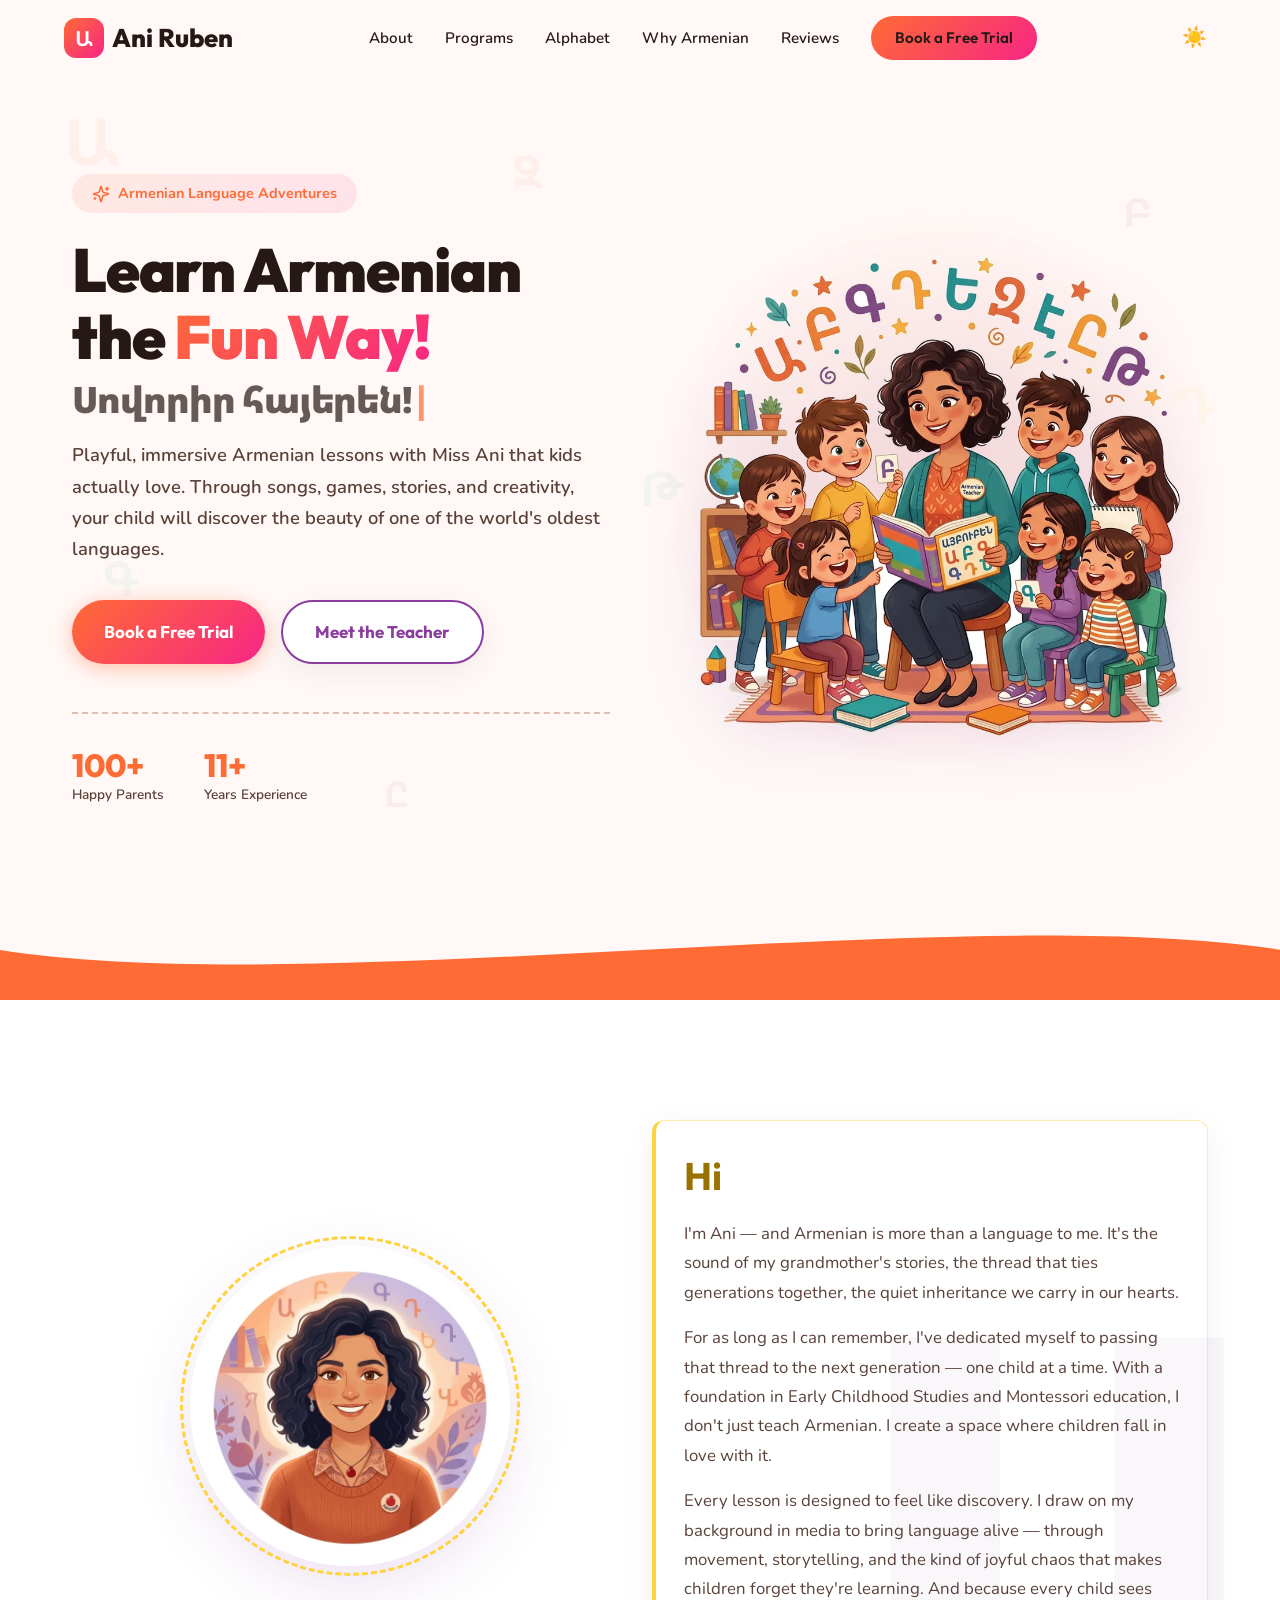
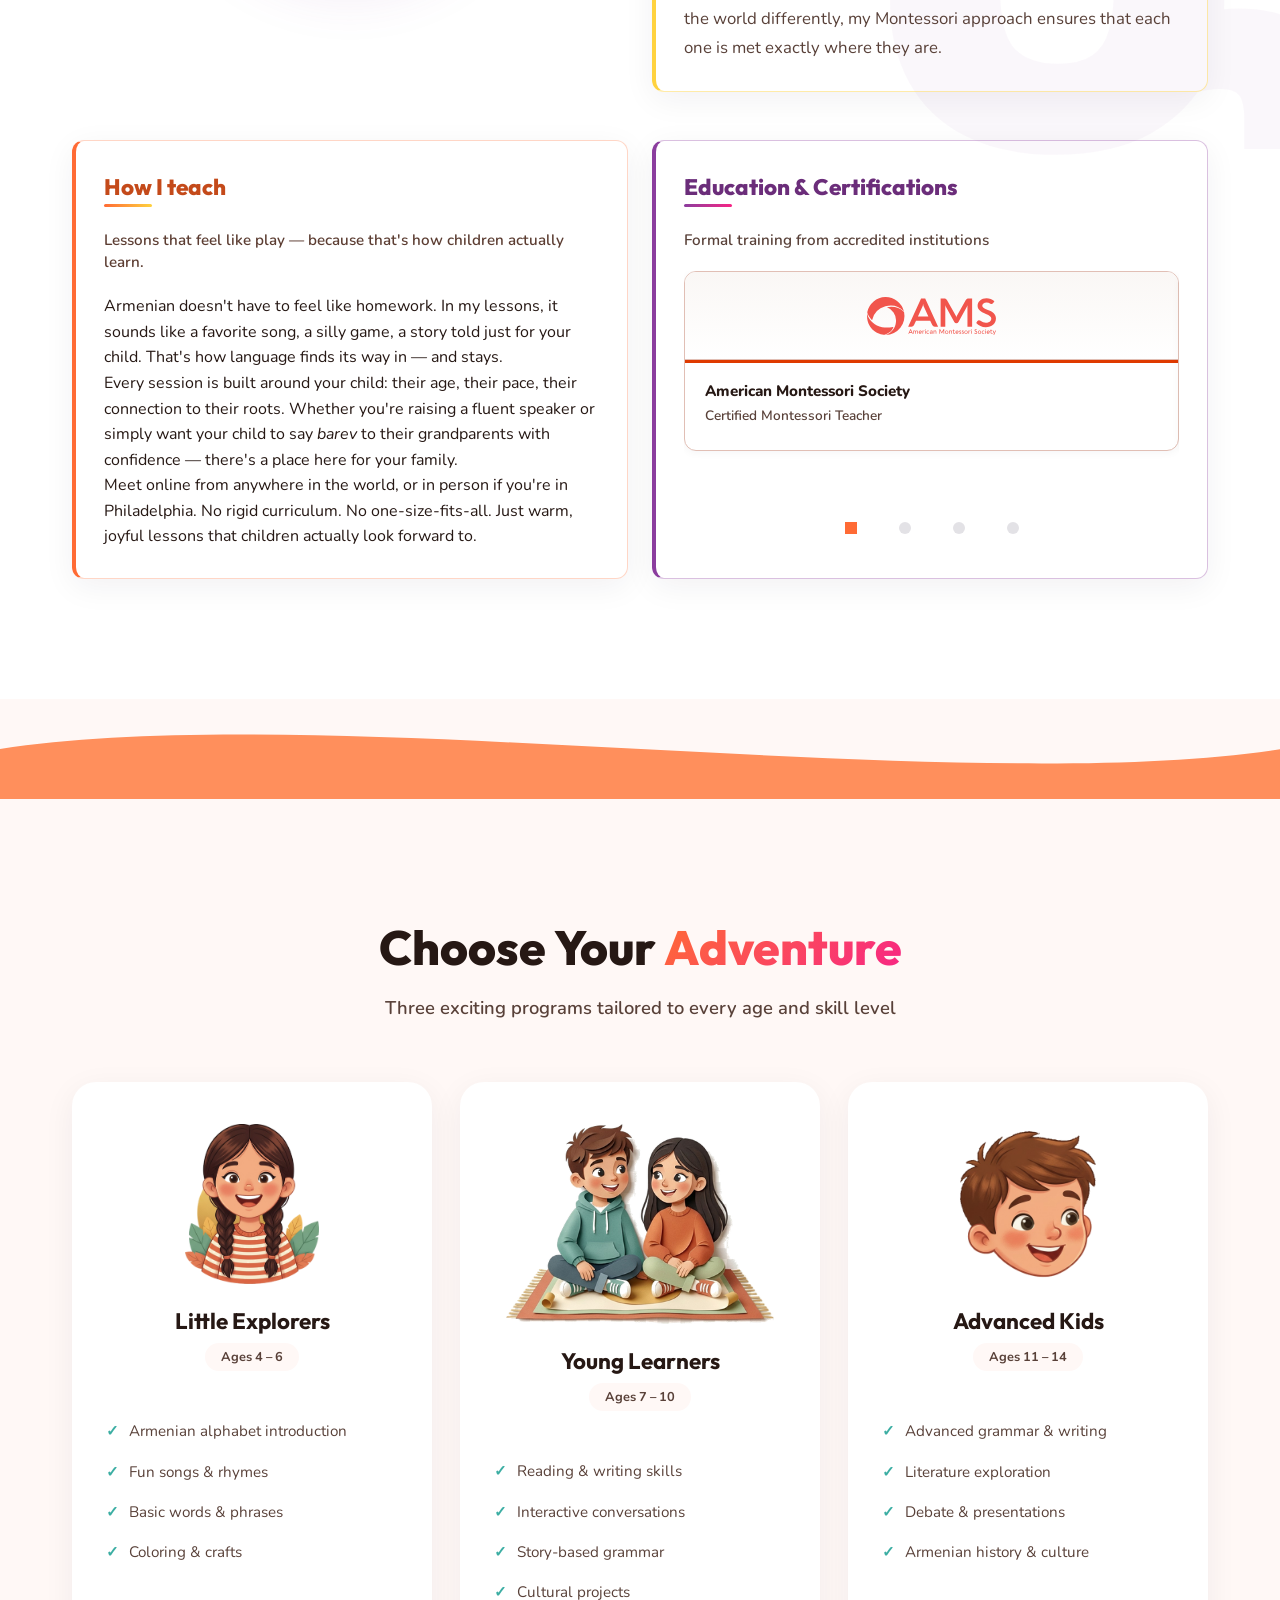
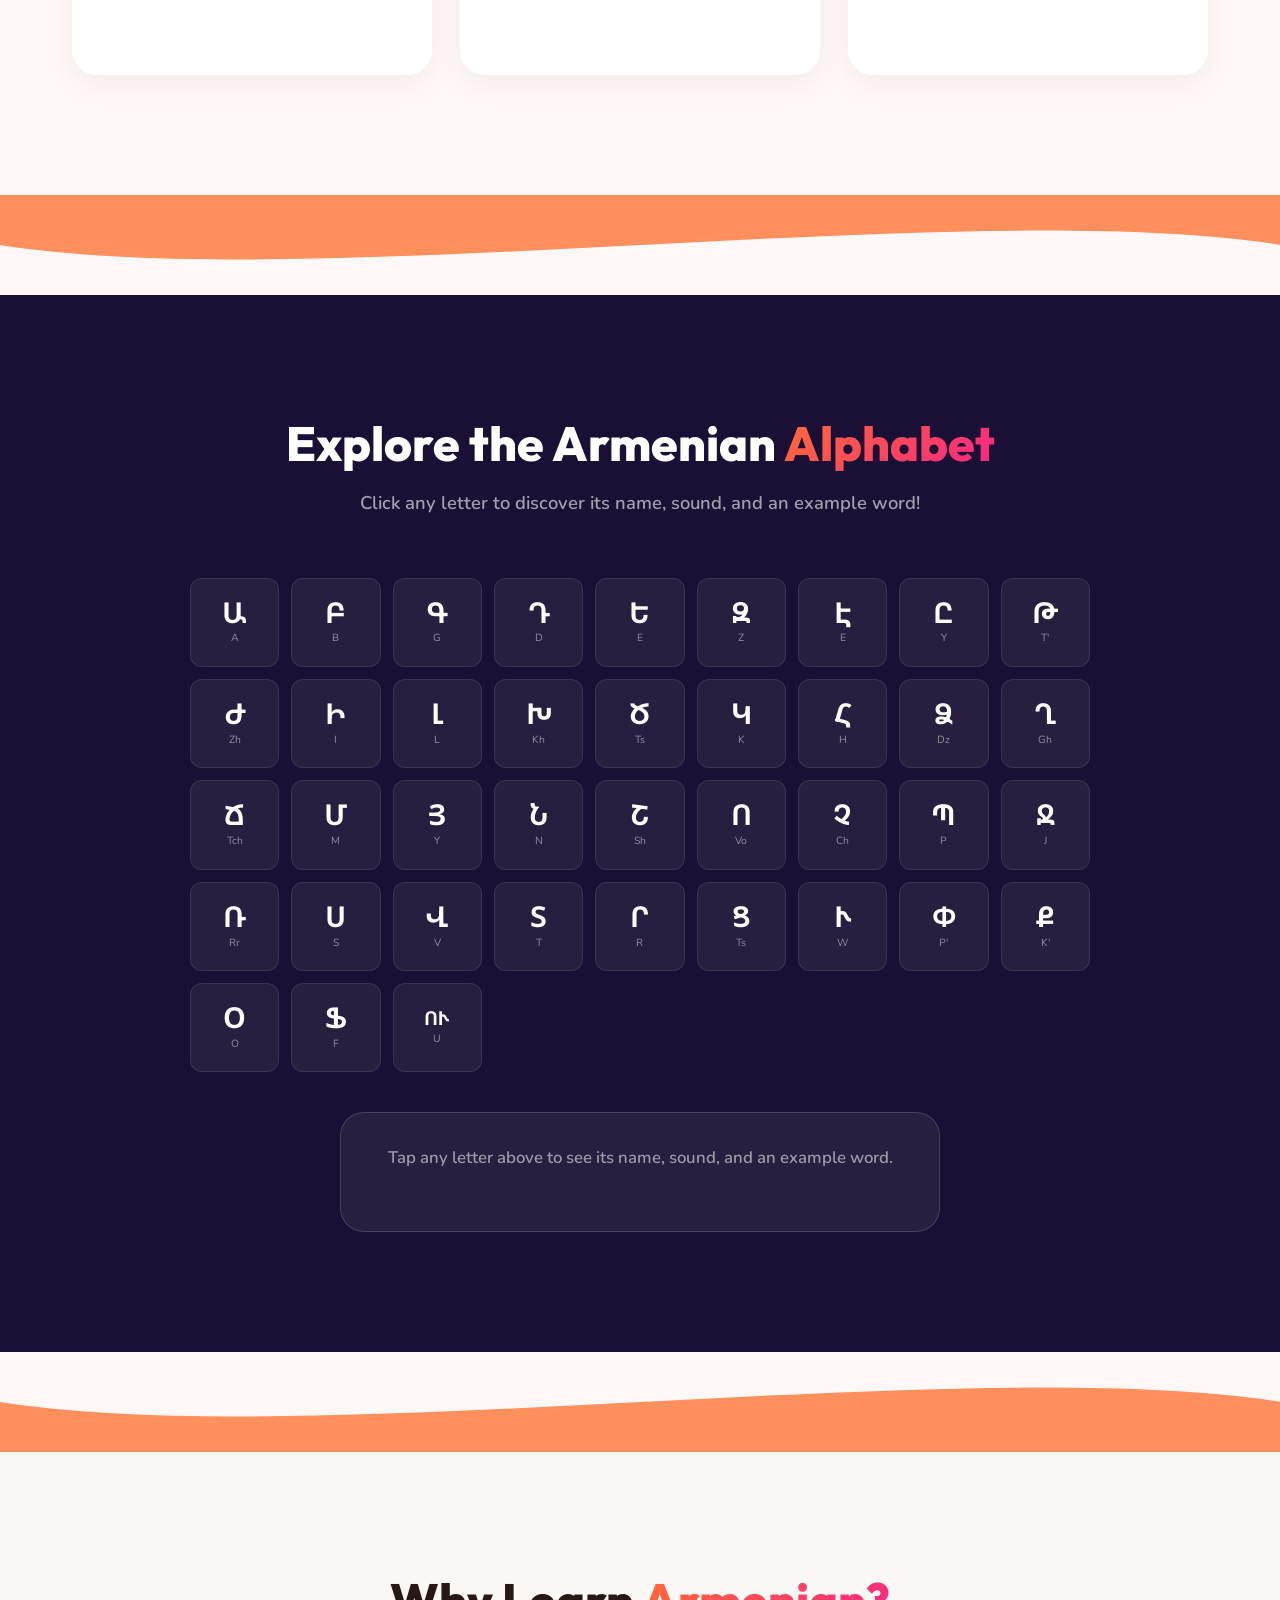
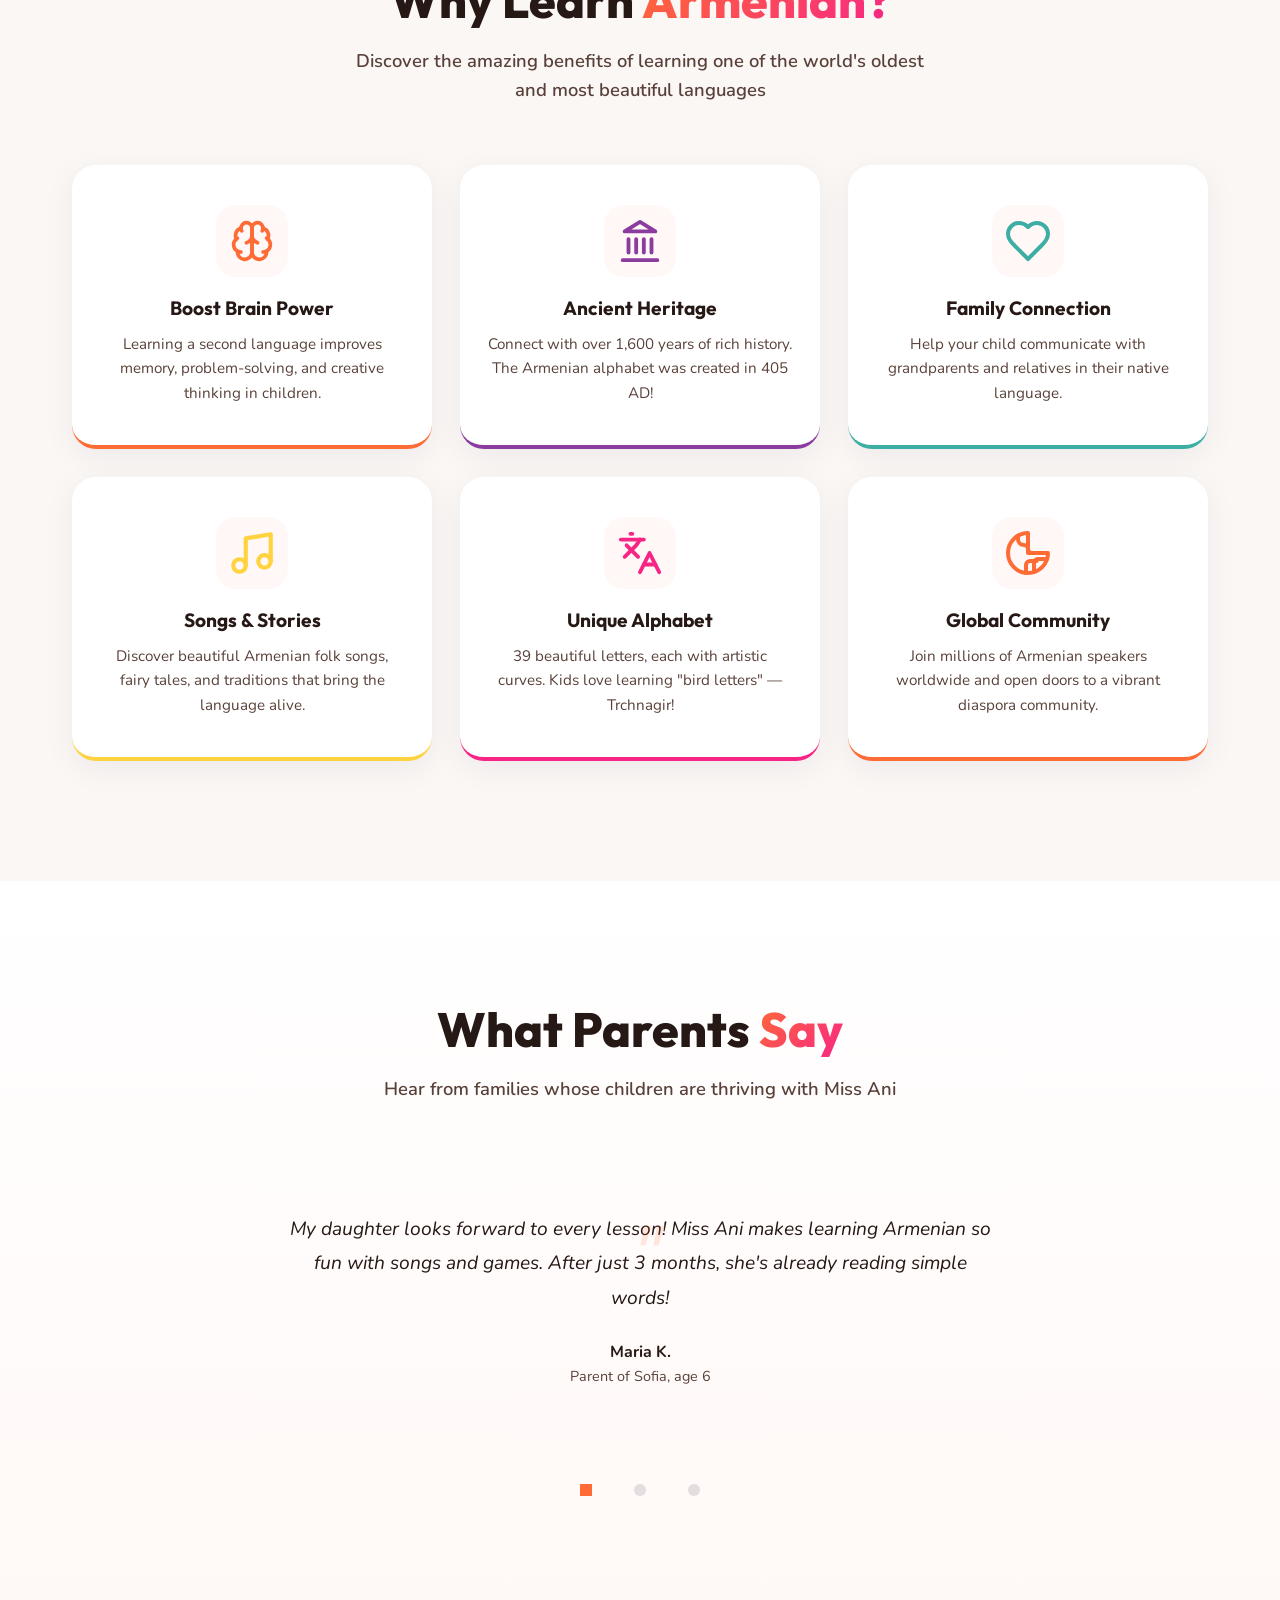
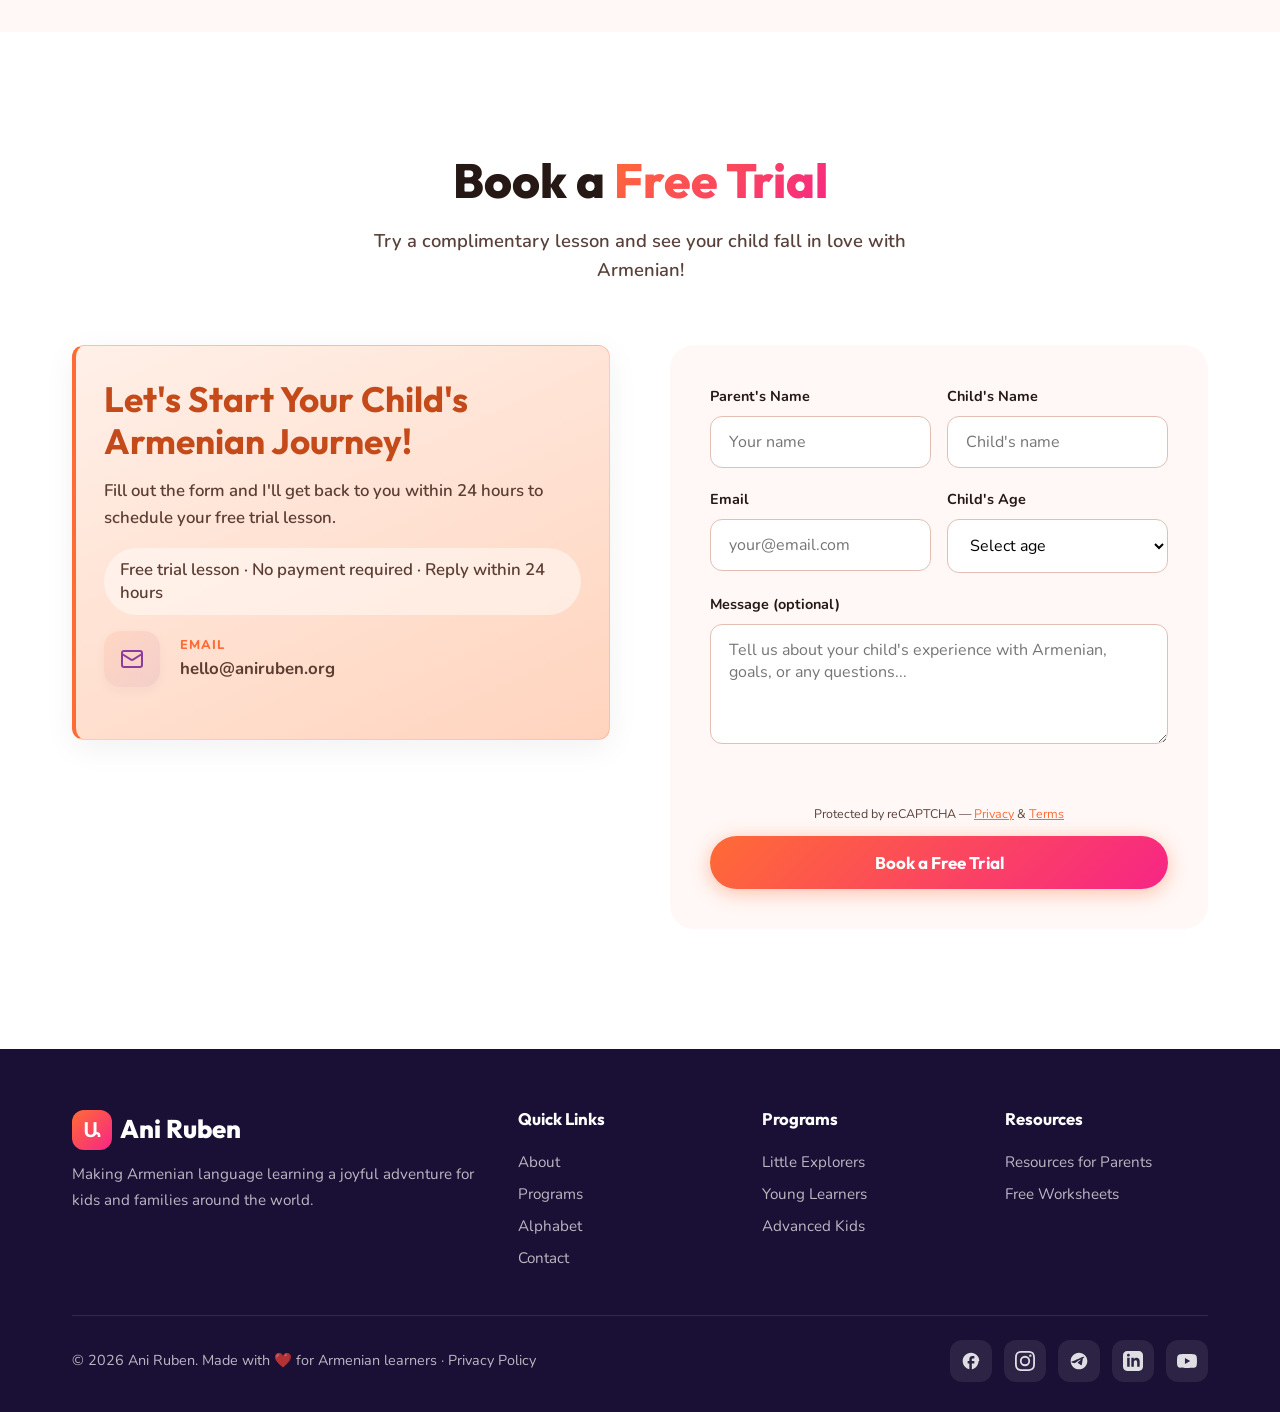
<file: index.html>
<!DOCTYPE html>
<html lang="en">
<head>
  <meta charset="UTF-8">
  <meta name="viewport" content="width=device-width, initial-scale=1.0">
  <meta name="theme-color" content="#FF6B35">
  <link rel="preload" as="image" href="img/hero_illustration.webp" type="image/webp">
  <title>Ani Ruben | Armenian Lessons for Kids Ages 4–14</title>
  <meta name="description" content="Armenian language lessons for kids ages 4–14 with Miss Ani Ruben. Playful online &amp; in-person classes. Montessori-trained. Book a free trial today.">
  <meta name="robots" content="index, follow">
  <link rel="canonical" href="https://aniruben.org/">
  <link rel="sitemap" type="application/xml" href="/sitemap.xml">
  <!-- Open Graph / Social Sharing -->
  <meta property="og:type" content="website">
  <meta property="og:site_name" content="Ani Ruben">
  <meta property="og:locale" content="en_US">
  <meta property="og:title" content="Ani Ruben | Armenian Lessons for Kids Ages 4–14">
  <meta property="og:description" content="Armenian language lessons for kids ages 4–14 with Miss Ani Ruben. Playful online &amp; in-person classes. Montessori-trained. Book a free trial today.">
  <meta property="og:url" content="https://aniruben.org/">
  <meta property="og:image" content="https://aniruben.org/img/og-image.jpg">
  <meta property="og:image:width" content="1200">
  <meta property="og:image:height" content="630">
  <meta property="og:image:alt" content="Miss Ani — Armenian language teacher for children">
  <meta name="twitter:card" content="summary_large_image">
  <meta name="twitter:title" content="Ani Ruben | Armenian Lessons for Kids Ages 4–14">
  <meta name="twitter:description" content="Playful Armenian lessons for kids ages 4–14 with Miss Ani Ruben. Online &amp; in-person. Book a free trial lesson.">
  <meta name="twitter:image" content="https://aniruben.org/img/og-image.jpg">
  <meta name="twitter:image:alt" content="Miss Ani — Armenian language teacher for children">
  <script type="application/ld+json">
  {
    "@context": "https://schema.org",
    "@graph": [
      {
        "@type": "Person",
        "@id": "https://aniruben.org/#person",
        "name": "Ani Ruben",
        "alternateName": "Miss Ani",
        "url": "https://aniruben.org/",
        "image": "https://aniruben.org/img/teacher_portrait.png",
        "email": "mailto:hello@aniruben.org",
        "jobTitle": "Armenian Language Teacher",
        "description": "Montessori-trained Armenian language teacher offering playful lessons for children ages 4–14, online worldwide and in person in Philadelphia.",
        "knowsAbout": ["Armenian language", "Early childhood education", "Montessori education"],
        "knowsLanguage": ["hy", "en"]
      },
      {
        "@type": "ProfessionalService",
        "@id": "https://aniruben.org/#service",
        "name": "Ani Ruben Armenian Language Lessons",
        "url": "https://aniruben.org/",
        "description": "Private Armenian language lessons for children ages 4–14 through songs, games, stories, and Montessori-inspired instruction.",
        "provider": { "@id": "https://aniruben.org/#person" },
        "areaServed": [
          { "@type": "City", "name": "Philadelphia", "containedInPlace": { "@type": "State", "name": "Pennsylvania" } },
          { "@type": "Country", "name": "United States" }
        ],
        "audience": {
          "@type": "PeopleAudience",
          "audienceType": "Children",
          "suggestedMinAge": 4,
          "suggestedMaxAge": 14
        },
        "offers": {
          "@type": "Offer",
          "name": "Free trial Armenian lesson",
          "description": "Complimentary first lesson for new families",
          "price": "0",
          "priceCurrency": "USD",
          "url": "https://aniruben.org/#contact",
          "availability": "https://schema.org/InStock"
        }
      }
    ]
  }
  </script>
  <script>
    (function () {
      var stored = localStorage.getItem('theme');
      var theme = stored || (window.matchMedia('(prefers-color-scheme: dark)').matches ? 'dark' : 'light');
      if (theme === 'dark') document.documentElement.setAttribute('data-theme', 'dark');
    })();
  </script>
  <!-- Fonts & third-party -->
  <link rel="preconnect" href="https://fonts.googleapis.com">
  <link rel="preconnect" href="https://fonts.gstatic.com" crossorigin>
  <link rel="preconnect" href="https://www.google.com">
  <link rel="preconnect" href="https://www.gstatic.com" crossorigin>
  <link rel="stylesheet" href="https://fonts.googleapis.com/css2?family=Outfit:wght@400;600;700;800;900&family=Nunito:wght@400;600;700;800&family=Noto+Sans+Armenian:wght@400;700&display=swap">
  <style>
    .seo-section-heading {
      position: absolute;
      width: 1px;
      height: 1px;
      padding: 0;
      margin: -1px;
      overflow: hidden;
      clip: rect(0, 0, 0, 0);
      white-space: nowrap;
      border: 0;
    }
    .about-content h3.about-intro-title {
      font-size: 2.4rem;
      margin-bottom: 20px;
      color: var(--color-about-bio-title);
    }
    .contact-info h3.contact-info-title {
      font-size: 2.2rem;
      margin-bottom: 16px;
      color: var(--color-approach-title);
    }
  </style>
  <link rel="stylesheet" href="style.css">
  <link rel="icon" href="data:image/svg+xml,%3Csvg xmlns='http://www.w3.org/2000/svg' viewBox='0 0 100 100'%3E%3Cdefs%3E%3ClinearGradient id='g' x1='0%25' y1='0%25' x2='100%25' y2='100%25'%3E%3Cstop offset='0%25' stop-color='%23FF6B35'/%3E%3Cstop offset='100%25' stop-color='%23F72585'/%3E%3C/linearGradient%3E%3C/defs%3E%3Crect width='100' height='100' rx='22' fill='url(%23g)'/%3E%3Ctext x='50' y='68' text-anchor='middle' font-size='52' font-weight='700' fill='white' font-family='system-ui,sans-serif'%3E%D5%A1%3C/text%3E%3C/svg%3E">
</head>
<body>

<svg xmlns="http://www.w3.org/2000/svg" class="svg-sprite" aria-hidden="true">
  <symbol id="icon-sparkles" viewBox="0 0 24 24" fill="none" stroke="currentColor" stroke-width="2" stroke-linecap="round" stroke-linejoin="round"><path d="M9.937 15.5A2 2 0 0 0 8.5 14.063l-6.135-1.582a.5.5 0 0 1 0-.962L8.5 9.936A2 2 0 0 0 9.937 8.5l1.582-6.135a.5.5 0 0 1 .963 0L14.063 8.5A2 2 0 0 0 15.5 9.937l6.135 1.581a.5.5 0 0 1 0 .964L15.5 14.063a2 2 0 0 0-1.437 1.437l-1.582 6.135a.5.5 0 0 1-.963 0z"/><path d="M20 3v4M22 5h-4M4 17v2M5 18H3"/></symbol>
  <symbol id="icon-brain" viewBox="0 0 24 24" fill="none" stroke="currentColor" stroke-width="2" stroke-linecap="round" stroke-linejoin="round"><path d="M12 5a3 3 0 1 0-5.997.125 4 4 0 0 0-2.526 5.77 4 4 0 0 0 .556 6.588A4 4 0 1 0 12 18Z"/><path d="M12 5a3 3 0 1 1 5.997.125 4 4 0 0 1 2.526 5.77 4 4 0 0 1-.556 6.588A4 4 0 1 1 12 18Z"/><path d="M15 13a4.5 4.5 0 0 1-3-4 4.5 4.5 0 0 1-3 4"/><path d="M17.599 6.5a3 3 0 0 0 .399-1.375"/><path d="M6.003 5.125A3 3 0 0 0 6.401 6.5"/><path d="M3.477 10.896a4 4 0 0 1 .585-.396"/><path d="M19.938 10.5a4 4 0 0 1 .585.396"/><path d="M6 18a4 4 0 0 1-1.967-.516"/><path d="M19.967 17.484A4 4 0 0 1 18 18"/></symbol>
  <symbol id="icon-landmark" viewBox="0 0 24 24" fill="none" stroke="currentColor" stroke-width="2" stroke-linecap="round" stroke-linejoin="round"><line x1="3" x2="21" y1="22" y2="22"/><line x1="6" x2="6" y1="18" y2="11"/><line x1="10" x2="10" y1="18" y2="11"/><line x1="14" x2="14" y1="18" y2="11"/><line x1="18" x2="18" y1="18" y2="11"/><polygon points="12 2 20 7 4 7"/></symbol>
  <symbol id="icon-heart" viewBox="0 0 24 24" fill="none" stroke="currentColor" stroke-width="2" stroke-linecap="round" stroke-linejoin="round"><path d="M19 14c1.49-1.46 3-3.21 3-5.5A5.5 5.5 0 0 0 16.5 3c-1.76 0-3 .5-4.5 2-1.5-1.5-2.74-2-4.5-2A5.5 5.5 0 0 0 2 8.5c0 2.3 1.5 4.05 3 5.5l7 7Z"/></symbol>
  <symbol id="icon-music" viewBox="0 0 24 24" fill="none" stroke="currentColor" stroke-width="2" stroke-linecap="round" stroke-linejoin="round"><path d="M9 18V5l12-2v13"/><circle cx="6" cy="18" r="3"/><circle cx="18" cy="16" r="3"/></symbol>
  <symbol id="icon-languages" viewBox="0 0 24 24" fill="none" stroke="currentColor" stroke-width="2" stroke-linecap="round" stroke-linejoin="round"><path d="m5 8 6 6"/><path d="m4 14 6-6 2-3"/><path d="M2 5h12"/><path d="M7 2h1"/><path d="m22 22-5-10-5 10"/><path d="M14 18h6"/></symbol>
  <symbol id="icon-earth" viewBox="0 0 24 24" fill="none" stroke="currentColor" stroke-width="2" stroke-linecap="round" stroke-linejoin="round"><path d="M21.54 15H17a2 2 0 0 0-2 2v4.54"/><path d="M7 3.34V5a3 3 0 0 0 3 3a2 2 0 0 1 2 2c0 1.1.9 2 2 2h2.17"/><path d="M11 21.95V18a2 2 0 0 1 2-2h3.31"/><path d="M22 12A10 10 0 1 1 12 2v10z"/></symbol>
  <symbol id="icon-mail" viewBox="0 0 24 24" fill="none" stroke="currentColor" stroke-width="2" stroke-linecap="round" stroke-linejoin="round"><rect width="20" height="16" x="2" y="4" rx="2"/><path d="m22 7-8.97 5.7a1.94 1.94 0 0 1-2.06 0L2 7"/></symbol>
  <symbol id="icon-check-circle" viewBox="0 0 24 24" fill="none" stroke="currentColor" stroke-width="2" stroke-linecap="round" stroke-linejoin="round"><path d="M22 11.08V12a10 10 0 1 1-5.93-9.14"/><path d="m9 11 3 3L22 4"/></symbol>
</svg>

<a href="#main-content" class="skip-link">Skip to content</a>

<!-- ===== NAVBAR ===== -->
<nav class="navbar" id="navbar">
  <div class="nav-inner">
    <a href="#" class="nav-logo">
      <div class="logo-icon">Ա</div>
      Ani Ruben
    </a>
    <div class="nav-links">
      <a href="#about">About</a>
      <a href="#programs">Programs</a>
      <a href="#alphabet">Alphabet</a>
      <a href="#benefits">Why Armenian</a>
      <a href="#testimonials">Reviews</a>
      <a href="#contact" class="nav-cta">Book a Free Trial</a>
    </div>
    <div class="nav-actions">
      <button type="button" class="theme-toggle" id="themeToggle" aria-label="Switch to dark mode">
        <span class="theme-toggle__icon" aria-hidden="true">☀️</span>
      </button>
      <button class="hamburger" id="hamburger" aria-label="Toggle menu" aria-expanded="false" aria-controls="mobileMenu">
        <span></span><span></span><span></span>
      </button>
    </div>
  </div>
</nav>

<!-- Mobile Menu -->
<div class="mobile-menu" id="mobileMenu" role="dialog" aria-label="Navigation menu">
  <a href="#about">About</a>
  <a href="#programs">Programs</a>
  <a href="#alphabet">Alphabet</a>
  <a href="#benefits">Why Armenian</a>
  <a href="#testimonials">Reviews</a>
  <a href="#contact" class="btn btn-primary">Book a Free Trial</a>
</div>

<main id="main-content">

<!-- ===== HERO ===== -->
<section class="hero" id="hero">
  <div class="hero-bg-letters" aria-hidden="true">
    <span class="floating-letter">Ա</span>
    <span class="floating-letter">Բ</span>
    <span class="floating-letter">Գ</span>
    <span class="floating-letter">Դ</span>
    <span class="floating-letter">Ե</span>
    <span class="floating-letter">Զ</span>
    <span class="floating-letter">Ը</span>
    <span class="floating-letter">Թ</span>
  </div>
  <div class="container">
    <div class="hero-inner">
      <div class="hero-content">
        <div class="hero-badge">
          <span class="hero-badge-icon" aria-hidden="true"><svg class="ui-icon ui-icon--sm"><use href="#icon-sparkles"></use></svg></span>
          Armenian Language Adventures
        </div>
        <h1 class="hero-title">
          Learn Armenian<br>the <span class="gradient-text">Fun Way!</span>
          <span class="armenian-text" lang="hy" data-typewriter-text="Սովորիր հայերեն!"><span class="typewriter-text"></span><span class="typewriter-cursor" aria-hidden="true">|</span></span>
        </h1>
        <p class="hero-description">
          Playful, immersive Armenian lessons with Miss Ani that kids actually love.
          Through songs, games, stories, and creativity, your child will discover
          the beauty of one of the world's oldest languages.
        </p>
        <div class="hero-buttons">
          <a href="#contact" class="btn btn-primary">Book a Free Trial</a>
          <a href="#about" class="btn btn-secondary">Meet the Teacher</a>
        </div>
        <div class="hero-stats">
          <div class="hero-stat">
            <h3 class="counter" data-target="100" data-suffix="+">0</h3>
            <p>Happy Parents</p>
          </div>
          <div class="hero-stat">
            <h3 class="counter" data-target="11" data-suffix="+">0</h3>
            <p>Years Experience</p>
          </div>
        </div>
      </div>
      <div class="hero-image">
        <picture>
          <source srcset="img/hero_illustration.webp" type="image/webp">
          <img src="img/hero_illustration.png" alt="Armenian teacher with happy students learning together" width="1024" height="1024" fetchpriority="high">
        </picture>
      </div>
    </div>
  </div>
</section>

<!-- Wave divider -->
<div class="wave-divider wave-divider--contrast" aria-hidden="true">
  <svg viewBox="0 0 1200 80" preserveAspectRatio="none">
    <path d="M0,40 C300,80 900,0 1200,40 L1200,80 L0,80 Z"/>
  </svg>
</div>

<!-- ===== ABOUT ===== -->
<section class="about section" id="about">
  <div class="about-bg-letter" aria-hidden="true">Ա</div>
  <div class="container">
    <h2 class="seo-section-heading">About Miss Ani</h2>
    <div class="about-grid">
    <div class="about-inner">
      <div class="about-image-wrapper fade-in">
        <picture>
          <source srcset="img/teacher_portrait.webp" type="image/webp">
          <img src="img/teacher_portrait.png" alt="Miss Ani — Armenian Language Teacher" width="320" height="320" loading="lazy">
        </picture>
      </div>
      <div class="about-content fade-in">
        <h3 class="about-intro-title">Hi</h3>
        <p>
          I'm Ani — and Armenian is more than a language to me. It's the sound of my grandmother's stories, the thread that ties generations together, the quiet inheritance we carry in our hearts.
        </p>
        <p>
          For as long as I can remember, I've dedicated myself to passing that thread to the next generation — one child at a time. With a foundation in Early Childhood Studies and Montessori education, I don't just teach Armenian. I create a space where children fall in love with it.
        </p>
        <p>
          Every lesson is designed to feel like discovery. I draw on my background in media to bring language alive — through movement, storytelling, and the kind of joyful chaos that makes children forget they're learning. And because every child sees the world differently, my Montessori approach ensures that each one is met exactly where they are.
        </p>
        </div>
    </div>

    <div class="about-details-row fade-in">
      <aside class="about-approach" aria-label="Teaching approach">
        <h3 class="about-card-title">How I teach</h3>
        <p class="about-card-subtitle">Lessons that feel like play — because that's how children actually learn.</p>
        <p>Armenian doesn't have to feel like homework. In my lessons, it sounds like a favorite song, a silly game, a story told just for your child. That's how language finds its way in — and stays.</p>
        <p>Every session is built around your child: their age, their pace, their connection to their roots. Whether you're raising a fluent speaker or simply want your child to say <em>barev</em> to their grandparents with confidence — there's a place here for your family.</p>
        <p>Meet online from anywhere in the world, or in person if you're in Philadelphia. No rigid curriculum. No one-size-fits-all. Just warm, joyful lessons that children actually look forward to.</p>
      </aside>

      <div class="credentials-journey">
        <div class="credentials-panel">
        <h3 class="about-card-title">Education &amp; Certifications</h3>
        <p class="about-card-subtitle">Formal training from accredited institutions</p>
        <div class="credentials-carousel" aria-roledescription="carousel" aria-label="Education and certifications">
          <div class="credentials-grid" id="credentialsTrack">
          <article class="credential-box">
            <div class="cred-logo">
              <img src="img/credentials/ams.svg" alt="American Montessori Society logo" class="cred-logo__img cred-logo__img--ams" width="235" height="69" loading="lazy">
            </div>
            <div class="cred-text">
              <strong>American Montessori Society</strong>
              <span>Certified Montessori Teacher</span>
            </div>
          </article>
          <article class="credential-box">
            <div class="cred-logo">
              <img src="img/credentials/chc.svg" alt="Chestnut Hill College logo" class="cred-logo__img cred-logo__img--chc" width="200" height="96" loading="lazy">
            </div>
            <div class="cred-text">
              <strong>Chestnut Hill College, PA</strong>
              <span>B.S. Early Childhood / Montessori</span>
            </div>
          </article>
          <article class="credential-box">
            <div class="cred-logo">
              <img src="img/credentials/aspu.png" alt="Armenian State Pedagogical University logo" class="cred-logo__img cred-logo__img--aspu" width="400" height="223" loading="lazy">
            </div>
            <div class="cred-text">
              <strong>Armenian State Pedagogical University</strong>
              <span>Diploma in Journalism</span>
            </div>
          </article>
          <article class="credential-box">
            <div class="cred-logo">
              <img src="img/credentials/redcross-mark.svg" alt="American Red Cross emblem" class="cred-logo__img cred-logo__img--redcross" width="64" height="64" loading="lazy">
            </div>
            <div class="cred-text">
              <strong>American Red Cross</strong>
              <span>Certified in CPR &amp; First Aid</span>
            </div>
          </article>
          </div>
          <div class="slider-dots credentials-dots" id="credentialsDots" role="tablist" aria-label="Credential navigation"></div>
        </div>
      </div>
      </div>
    </div>
    </div>
  </div>
</section>

<!-- Wave divider -->
<div class="wave-divider" aria-hidden="true">
  <svg viewBox="0 0 1200 80" preserveAspectRatio="none">
    <path d="M0,40 C300,0 900,80 1200,40 L1200,80 L0,80 Z"/>
  </svg>
</div>

<!-- ===== PROGRAMS ===== -->
<section class="programs section" id="programs">
  <div class="container">
    <h2 class="section-title fade-in">Choose Your <span class="gradient-text">Adventure</span></h2>
    <p class="section-subtitle fade-in">Three exciting programs tailored to every age and skill level</p>
    <div class="programs-grid stagger-children">
      <!-- Card 1 -->
      <div class="program-card fade-in">
        <div class="program-icon">
          <img src="img/programs/little-explorers.png" alt="Little Explorers Armenian program for ages 4–6 — playful animal characters" loading="lazy">
        </div>
        <h3>Little Explorers</h3>
        <span class="age-tag">Ages 4 – 6</span>
        <ul>
          <li>Armenian alphabet introduction</li>
          <li>Fun songs & rhymes</li>
          <li>Basic words & phrases</li>
          <li>Coloring & crafts</li>
        </ul>
      </div>
      <!-- Card 2 -->
      <div class="program-card fade-in">
        <div class="program-icon program-icon--young-learners">
          <img src="img/programs/young-learners.png" alt="Young Learners Armenian program for ages 7–10 — children reading together" loading="lazy">
        </div>
        <h3>Young Learners</h3>
        <span class="age-tag">Ages 7 – 10</span>
        <ul>
          <li>Reading & writing skills</li>
          <li>Interactive conversations</li>
          <li>Story-based grammar</li>
          <li>Cultural projects</li>
        </ul>
      </div>
      <!-- Card 3 -->
      <div class="program-card fade-in">
        <div class="program-icon program-icon--portrait">
          <img src="img/programs/advanced-kids.png?v=4" alt="Advanced Kids program illustration" loading="lazy" width="400" height="400">
        </div>
        <h3>Advanced Kids</h3>
        <span class="age-tag">Ages 11 – 14</span>
        <ul>
          <li>Advanced grammar & writing</li>
          <li>Literature exploration</li>
          <li>Debate & presentations</li>
          <li>Armenian history & culture</li>
        </ul>
      </div>
    </div>
  </div>
</section>

<!-- Wave divider -->
<div class="wave-divider" aria-hidden="true">
  <svg viewBox="0 0 1200 80" preserveAspectRatio="none">
    <path d="M0,0 L0,40 C300,80 900,0 1200,40 L1200,0 Z"/>
  </svg>
</div>

<!-- ===== ALPHABET EXPLORER ===== -->
<section class="alphabet section" id="alphabet">
  <div class="container">
    <h2 class="section-title fade-in">Explore the Armenian <span class="gradient-text">Alphabet</span></h2>
    <p class="section-subtitle fade-in">Click any letter to discover its name, sound, and an example word!</p>
    <div class="alphabet-grid stagger-children" id="alphabetGrid" role="list" aria-label="Armenian alphabet letters"></div>
    <div class="letter-detail letter-detail--empty" id="letterDetail" role="region" aria-live="polite" aria-label="Letter details">
      <p class="letter-detail-placeholder" id="letterPlaceholder">Tap any letter above to see its name, sound, and an example word.</p>
      <div class="letter-detail-body" id="letterDetailBody" hidden>
        <div class="big-letter" id="bigLetter"></div>
        <div class="pronunciation" id="letterPronunciation"></div>
        <div class="example" id="letterExample"></div>
      </div>
    </div>
  </div>
</section>

<!-- Wave divider -->
<div class="wave-divider" aria-hidden="true">
  <svg viewBox="0 0 1200 80" preserveAspectRatio="none">
    <path d="M0,40 C300,80 900,0 1200,40 L1200,80 L0,80 Z"/>
  </svg>
</div>

<!-- ===== BENEFITS ===== -->
<section class="benefits section" id="benefits">
  <div class="container">
    <h2 class="section-title fade-in">Why Learn <span class="gradient-text">Armenian?</span></h2>
    <p class="section-subtitle fade-in">Discover the amazing benefits of learning one of the world's oldest and most beautiful languages</p>
    <div class="benefits-grid stagger-children">
      <div class="benefit-card fade-in">
        <div class="benefit-icon card-icon" aria-hidden="true"><svg class="ui-icon"><use href="#icon-brain"></use></svg></div>
        <h3>Boost Brain Power</h3>
        <p>Learning a second language improves memory, problem-solving, and creative thinking in children.</p>
      </div>
      <div class="benefit-card fade-in">
        <div class="benefit-icon card-icon" aria-hidden="true"><svg class="ui-icon"><use href="#icon-landmark"></use></svg></div>
        <h3>Ancient Heritage</h3>
        <p>Connect with over 1,600 years of rich history. The Armenian alphabet was created in 405 AD!</p>
      </div>
      <div class="benefit-card fade-in">
        <div class="benefit-icon card-icon" aria-hidden="true"><svg class="ui-icon"><use href="#icon-heart"></use></svg></div>
        <h3>Family Connection</h3>
        <p>Help your child communicate with grandparents and relatives in their native language.</p>
      </div>
      <div class="benefit-card fade-in">
        <div class="benefit-icon card-icon" aria-hidden="true"><svg class="ui-icon"><use href="#icon-music"></use></svg></div>
        <h3>Songs & Stories</h3>
        <p>Discover beautiful Armenian folk songs, fairy tales, and traditions that bring the language alive.</p>
      </div>
      <div class="benefit-card fade-in">
        <div class="benefit-icon card-icon" aria-hidden="true"><svg class="ui-icon"><use href="#icon-languages"></use></svg></div>
        <h3>Unique Alphabet</h3>
        <p>39 beautiful letters, each with artistic curves. Kids love learning "bird letters" — Trchnagir!</p>
      </div>
      <div class="benefit-card fade-in">
        <div class="benefit-icon card-icon" aria-hidden="true"><svg class="ui-icon"><use href="#icon-earth"></use></svg></div>
        <h3>Global Community</h3>
        <p>Join millions of Armenian speakers worldwide and open doors to a vibrant diaspora community.</p>
      </div>
    </div>
  </div>
</section>

<!-- ===== TESTIMONIALS ===== -->
<section class="testimonials section" id="testimonials">
  <div class="container">
    <h2 class="section-title fade-in">What Parents <span class="gradient-text">Say</span></h2>
    <p class="section-subtitle fade-in">Hear from families whose children are thriving with Miss Ani</p>
    <div class="testimonial-slider fade-in" aria-roledescription="carousel" aria-label="Parent testimonials">
      <div class="testimonial-track" id="testimonialTrack">
        <div class="testimonial-card" role="group" aria-roledescription="slide" aria-label="Testimonial 1 of 3">
          <blockquote>My daughter looks forward to every lesson! Miss Ani makes learning Armenian so fun with songs and games. After just 3 months, she's already reading simple words!</blockquote>
          <div class="testimonial-author">Maria K. <span>Parent of Sofia, age 6</span></div>
        </div>
        <div class="testimonial-card" role="group" aria-roledescription="slide" aria-label="Testimonial 2 of 3">
          <blockquote>We wanted our kids to connect with their Armenian roots. Miss Ani's approach is incredible — our son now speaks Armenian with his grandmother and it brings tears of joy!</blockquote>
          <div class="testimonial-author">Armen T. <span>Parent of David, age 9</span></div>
        </div>
        <div class="testimonial-card" role="group" aria-roledescription="slide" aria-label="Testimonial 3 of 3">
          <blockquote>The best investment we've made in our children's education. Both our kids love speaking Armenian at home and sharing what they learn. Miss Ani is truly exceptional!</blockquote>
          <div class="testimonial-author">Lina S. <span>Parent of twins Ani & Aram, age 11</span></div>
        </div>
      </div>
      <div class="slider-dots" id="sliderDots" role="tablist" aria-label="Testimonial navigation"></div>
    </div>
  </div>
</section>

<!-- ===== CONTACT ===== -->
<section class="contact section" id="contact">
  <div class="container">
    <h2 class="section-title fade-in">Book a <span class="gradient-text">Free Trial</span></h2>
    <p class="section-subtitle fade-in">Try a complimentary lesson and see your child fall in love with Armenian!</p>
    <div class="contact-inner">
      <div class="contact-info fade-in">
        <h3 class="contact-info-title">Let's Start Your Child's Armenian Journey!</h3>
        <p>Fill out the form and I'll get back to you within 24 hours to schedule your free trial lesson.</p>
        <p class="contact-trust">Free trial lesson · No payment required · Reply within 24 hours</p>
        <div class="contact-detail">
          <div class="icon" aria-hidden="true"><svg class="ui-icon"><use href="#icon-mail"></use></svg></div>
          <div class="contact-text"><p>Email</p><span><a href="mailto:hello@aniruben.org">hello@aniruben.org</a></span></div>
        </div>
      </div>
      <div class="contact-form-col fade-in">
        <div id="formSuccess" class="form-success" hidden>
          <div class="success-icon" aria-hidden="true"><svg class="ui-icon ui-icon--xl"><use href="#icon-check-circle"></use></svg></div>
          <h3>You're all set!</h3>
          <p>Thank you for reaching out. Miss Ani will reply within 24 hours to schedule your free trial lesson.</p>
          <a href="#programs" class="btn btn-secondary">View Programs</a>
        </div>
        <form class="contact-form" id="contactForm" onsubmit="handleSubmit(event)" novalidate>
          <div class="form-row">
            <div class="form-group">
              <label for="parentName">Parent's Name</label>
              <input type="text" id="parentName" name="parent_name" placeholder="Your name" required autocomplete="name">
            </div>
            <div class="form-group">
              <label for="childName">Child's Name</label>
              <input type="text" id="childName" name="child_name" placeholder="Child's name" required>
            </div>
          </div>
          <div class="form-row">
            <div class="form-group">
              <label for="email">Email</label>
              <input type="email" id="email" name="email" placeholder="your@email.com" required autocomplete="email">
            </div>
            <div class="form-group">
              <label for="childAge">Child's Age</label>
              <select id="childAge" name="child_age" required>
                <option value="">Select age</option>
                <option value="4">4</option><option value="5">5</option><option value="6">6</option>
                <option value="7">7</option><option value="8">8</option><option value="9">9</option>
                <option value="10">10</option><option value="11">11</option><option value="12">12</option>
                <option value="13">13</option><option value="14">14</option>
              </select>
            </div>
          </div>
          <div class="form-group">
            <label for="message">Message (optional)</label>
            <textarea id="message" name="message" placeholder="Tell us about your child's experience with Armenian, goals, or any questions..."></textarea>
          </div>
          <input type="hidden" name="g-recaptcha-response" id="recaptchaToken">
          <div class="form-error" id="formError" role="alert" aria-live="polite"></div>
          <p class="recaptcha-notice">Protected by reCAPTCHA —
            <a href="https://policies.google.com/privacy" target="_blank" rel="noopener">Privacy</a> &
            <a href="https://policies.google.com/terms" target="_blank" rel="noopener">Terms</a>
          </p>
          <button type="submit" class="btn btn-primary btn-block">Book a Free Trial</button>
        </form>
      </div>
    </div>
  </div>
</section>

</main>

<!-- ===== FOOTER ===== -->
<footer class="footer">
  <div class="container">
    <div class="footer-inner">
      <div class="footer-brand">
        <div class="nav-logo">
          <div class="logo-icon">Ա</div> Ani Ruben
        </div>
        <p>Making Armenian language learning a joyful adventure for kids and families around the world.</p>
      </div>
      <div class="footer-col">
        <h4>Quick Links</h4>
        <a href="#about">About</a>
        <a href="#programs">Programs</a>
        <a href="#alphabet">Alphabet</a>
        <a href="#contact">Contact</a>
      </div>
      <div class="footer-col">
        <h4>Programs</h4>
        <a href="#programs">Little Explorers</a>
        <a href="#programs">Young Learners</a>
        <a href="#programs">Advanced Kids</a>
      </div>
      <div class="footer-col">
        <h4>Resources</h4>
        <a href="#" id="resourcesParentsLink">Resources for Parents</a>
        <a href="#worksheets" id="worksheetsLink">Free Worksheets</a>
      </div>
    </div>
    <div class="footer-bottom">
      <p>© 2026 Ani Ruben. Made with ❤️ for Armenian learners · <a href="/privacy.html">Privacy Policy</a></p>
      <div class="footer-socials">
        <a href="#" class="social-btn facebook" aria-label="Facebook" target="_blank" rel="noopener noreferrer">
          <svg viewBox="0 0 24 24" width="20" height="20" fill="currentColor" aria-hidden="true"><path d="M22 12c0-5.52-4.48-10-10-10S2 6.48 2 12c0 4.84 3.44 8.87 8 9.8V15H8v-3h2V9.5C10 7.57 11.57 6 13.5 6H16v3h-2c-.55 0-1 .45-1 1v2h3v3h-3v6.95c4.56-.93 8-4.96 8-9.75z"/></svg>
        </a>
        <a href="#" class="social-btn instagram" aria-label="Instagram" target="_blank" rel="noopener noreferrer">
          <svg viewBox="0 0 24 24" width="20" height="20" fill="currentColor" aria-hidden="true"><path d="M12 2.163c3.204 0 3.584.012 4.85.07 3.252.148 4.771 1.691 4.919 4.919.058 1.265.069 1.645.069 4.849 0 3.205-.012 3.584-.069 4.849-.149 3.225-1.664 4.771-4.919 4.919-1.266.058-1.644.07-4.85.07-3.204 0-3.584-.012-4.849-.07-3.26-.149-4.771-1.699-4.919-4.92-.058-1.265-.07-1.644-.07-4.849 0-3.204.013-3.583.07-4.849.149-3.227 1.664-4.771 4.919-4.919 1.266-.057 1.645-.069 4.849-.069zM12 0C8.741 0 8.333.014 7.053.072 2.695.272.273 2.69.073 7.051.014 8.333 0 8.741 0 12c0 3.259.014 3.668.072 4.948.2 4.358 2.618 6.78 6.98 6.98 1.281.058 1.689.072 4.948.072 3.259 0 3.668-.014 4.948-.072 4.354-.2 6.782-2.618 6.979-6.98.059-1.28.073-1.689.073-4.948 0-3.259-.014-3.667-.072-4.947-.196-4.354-2.617-6.78-6.979-6.98C15.668.014 15.259 0 12 0zm0 5.838a6.162 6.162 0 100 12.324 6.162 6.162 0 000-12.324zM12 16a4 4 0 110-8 4 4 0 010 8zm6.406-11.845a1.44 1.44 0 100 2.881 1.44 1.44 0 000-2.881z"/></svg>
        </a>
        <a href="https://t.me/+F8hilrxAtLllODIx" class="social-btn telegram" aria-label="Telegram" target="_blank" rel="noopener noreferrer">
          <svg viewBox="0 0 24 24" width="20" height="20" fill="currentColor" aria-hidden="true"><path d="M12 2C6.48 2 2 6.48 2 12s4.48 10 10 10 10-4.48 10-10S17.52 2 12 2zm4.64 6.8c-.15 1.58-.8 5.42-1.13 7.19-.14.75-.42 1-.68 1.03-.58.05-1.02-.38-1.58-.75-.88-.58-1.38-.94-2.23-1.5-.99-.65-.35-1.01.22-1.59.15-.15 2.71-2.48 2.76-2.69.01-.03.01-.14-.07-.2-.08-.06-.19-.04-.27-.02-.12.02-2.03 1.28-5.74 3.79-.54.37-1.03.55-1.47.54-.48-.01-1.4-.27-2.09-.5-.85-.28-1.53-.43-1.47-.91.03-.25.38-.51 1.05-.78 4.12-1.79 6.87-2.97 8.24-3.55 3.93-1.66 4.75-1.95 5.28-1.96.12 0 .39.03.57.17.15.12.2.29.22.41-.02.04-.02.16-.03.22z"/></svg>
        </a>
        <a href="#" class="social-btn linkedin" aria-label="LinkedIn" target="_blank" rel="noopener noreferrer">
          <svg viewBox="0 0 24 24" width="20" height="20" fill="currentColor" aria-hidden="true"><path d="M19 0h-14c-2.761 0-5 2.239-5 5v14c0 2.761 2.239 5 5 5h14c2.762 0 5-2.239 5-5v-14c0-2.761-2.238-5-5-5zm-11 19h-3v-11h3v11zm-1.5-12.268c-.966 0-1.75-.79-1.75-1.764s.784-1.764 1.75-1.764 1.75.79 1.75 1.764-.783 1.764-1.75 1.764zm13.5 12.268h-3v-5.604c0-3.368-4-3.113-4 0v5.604h-3v-11h3v1.765c1.396-2.586 7-2.777 7 2.476v6.759z"/></svg>
        </a>
        <a href="#" class="social-btn youtube" aria-label="YouTube" target="_blank" rel="noopener noreferrer">
          <svg viewBox="0 0 24 24" width="20" height="20" fill="currentColor" aria-hidden="true"><path d="M23.498 6.163a3.003 3.003 0 00-2.11-2.11C19.517 3.545 12 3.545 12 3.545s-7.517 0-9.388.508a3.003 3.003 0 00-2.11 2.11C0 8.033 0 12 0 12s0 3.967.502 5.837a3.003 3.003 0 002.11 2.11c1.871.508 9.388.508 9.388.508s7.517 0 9.388-.508a3.003 3.003 0 002.11-2.11C24 15.967 24 12 24 12s0-3.967-.502-5.837zM9.545 15.568V8.432L15.818 12l-6.273 3.568z"/></svg>
        </a>
      </div>
    </div>
  </div>
</footer>

<div class="resources-modal" id="resourcesModal" role="dialog" aria-modal="true" aria-labelledby="resourcesModalTitle" hidden>
  <div class="resources-modal__backdrop" data-resources-close aria-hidden="true"></div>
  <div class="resources-modal__panel">
    <button type="button" class="resources-modal__close" data-resources-close aria-label="Close resources dialog">
      <span aria-hidden="true">&times;</span>
    </button>
    <h2 class="resources-modal__title" id="resourcesModalTitle">Resources for Parents</h2>
    <p class="resources-modal__intro">Hand-picked sites to support your child’s Armenian learning at home.</p>

    <section class="resources-modal__category">
      <h3 class="resources-modal__category-title">🎮 For Kids</h3>
      <ul class="resources-modal__list">
        <li class="resources-modal__item">
          <a href="https://gusonthego.com" class="resources-modal__link" target="_blank" rel="noopener">
            <span class="resources-modal__name">Gus on the Go</span>
            <span class="resources-modal__domain">gusonthego.com</span>
          </a>
          <p class="resources-modal__desc">Fun Armenian vocabulary app for kids</p>
        </li>
        <li class="resources-modal__item">
          <a href="https://avc-agbu.org" class="resources-modal__link" target="_blank" rel="noopener">
            <span class="resources-modal__name">AGBU Armenian Virtual College</span>
            <span class="resources-modal__domain">avc-agbu.org</span>
          </a>
          <p class="resources-modal__desc">Online Armenian courses for all ages</p>
        </li>
      </ul>
    </section>

    <section class="resources-modal__category">
      <h3 class="resources-modal__category-title">🏛️ Cultural &amp; Learning</h3>
      <ul class="resources-modal__list">
        <li class="resources-modal__item">
          <a href="https://agbu.org/resources" class="resources-modal__link" target="_blank" rel="noopener">
            <span class="resources-modal__name">AGBU Resources</span>
            <span class="resources-modal__domain">agbu.org/resources</span>
          </a>
          <p class="resources-modal__desc">Free videos, ebooks and courses</p>
        </li>
        <li class="resources-modal__item">
          <a href="https://armeniapedia.org" class="resources-modal__link" target="_blank" rel="noopener">
            <span class="resources-modal__name">Armeniapedia</span>
            <span class="resources-modal__domain">armeniapedia.org</span>
          </a>
          <p class="resources-modal__desc">Armenian encyclopedia in English</p>
        </li>
      </ul>
    </section>
  </div>
</div>

<div class="worksheets-modal" id="worksheetsModal" role="dialog" aria-modal="true" aria-labelledby="worksheetsModalTitle" hidden>
  <div class="worksheets-modal__backdrop" data-worksheets-close aria-hidden="true"></div>
  <div class="worksheets-modal__panel">
    <button type="button" class="worksheets-modal__close" data-worksheets-close aria-label="Close worksheets dialog">
      <span aria-hidden="true">&times;</span>
    </button>
    <h2 class="worksheets-modal__title" id="worksheetsModalTitle">Free Worksheets</h2>
    <p class="worksheets-modal__intro">Printable PDFs to practice Armenian at home — download and print anytime.</p>
    <ul class="worksheets-modal__grid">
      <li class="worksheets-modal__card">
        <h3 class="worksheets-modal__card-title">Armenian Alphabet Chart</h3>
        <p class="worksheets-modal__card-desc">All 38 Armenian letters with pronunciation</p>
        <a href="worksheets/01_armenian_alphabet_chart.pdf" class="btn btn-primary worksheets-modal__download" download target="_blank" rel="noopener">Download</a>
      </li>
      <li class="worksheets-modal__card">
        <h3 class="worksheets-modal__card-title">Alphabet Tracing 1–10</h3>
        <p class="worksheets-modal__card-desc">Trace letters Ա to Ժ</p>
        <a href="worksheets/02_alphabet_tracing_letters_1_10.pdf" class="btn btn-primary worksheets-modal__download" download target="_blank" rel="noopener">Download</a>
      </li>
      <li class="worksheets-modal__card">
        <h3 class="worksheets-modal__card-title">Alphabet Tracing 11–20</h3>
        <p class="worksheets-modal__card-desc">Trace letters Ի to Մ</p>
        <a href="worksheets/03_alphabet_tracing_letters_11_20.pdf" class="btn btn-primary worksheets-modal__download" download target="_blank" rel="noopener">Download</a>
      </li>
      <li class="worksheets-modal__card">
        <h3 class="worksheets-modal__card-title">Numbers 1–10</h3>
        <p class="worksheets-modal__card-desc">Count in Armenian</p>
        <a href="worksheets/04_numbers_1_10.pdf" class="btn btn-primary worksheets-modal__download" download target="_blank" rel="noopener">Download</a>
      </li>
      <li class="worksheets-modal__card">
        <h3 class="worksheets-modal__card-title">Colors</h3>
        <p class="worksheets-modal__card-desc">10 colors in Armenian</p>
        <a href="worksheets/05_colors.pdf" class="btn btn-primary worksheets-modal__download" download target="_blank" rel="noopener">Download</a>
      </li>
      <li class="worksheets-modal__card">
        <h3 class="worksheets-modal__card-title">Animals</h3>
        <p class="worksheets-modal__card-desc">12 animals in Armenian</p>
        <a href="worksheets/06_animals.pdf" class="btn btn-primary worksheets-modal__download" download target="_blank" rel="noopener">Download</a>
      </li>
      <li class="worksheets-modal__card">
        <h3 class="worksheets-modal__card-title">Family Members</h3>
        <p class="worksheets-modal__card-desc">Family words in Armenian</p>
        <a href="worksheets/07_family_members.pdf" class="btn btn-primary worksheets-modal__download" download target="_blank" rel="noopener">Download</a>
      </li>
      <li class="worksheets-modal__card">
        <h3 class="worksheets-modal__card-title">Greetings &amp; Phrases</h3>
        <p class="worksheets-modal__card-desc">Common expressions</p>
        <a href="worksheets/08_greetings_phrases.pdf" class="btn btn-primary worksheets-modal__download" download target="_blank" rel="noopener">Download</a>
      </li>
      <li class="worksheets-modal__card">
        <h3 class="worksheets-modal__card-title">Days of the Week</h3>
        <p class="worksheets-modal__card-desc">All 7 days in Armenian</p>
        <a href="worksheets/09_days_of_week.pdf" class="btn btn-primary worksheets-modal__download" download target="_blank" rel="noopener">Download</a>
      </li>
      <li class="worksheets-modal__card">
        <h3 class="worksheets-modal__card-title">Body Parts</h3>
        <p class="worksheets-modal__card-desc">12 body parts in Armenian</p>
        <a href="worksheets/10_body_parts.pdf" class="btn btn-primary worksheets-modal__download" download target="_blank" rel="noopener">Download</a>
      </li>
      <li class="worksheets-modal__card">
        <h3 class="worksheets-modal__card-title">Food &amp; Drinks</h3>
        <p class="worksheets-modal__card-desc">12 food words in Armenian</p>
        <a href="worksheets/11_food_and_drinks.pdf" class="btn btn-primary worksheets-modal__download" download target="_blank" rel="noopener">Download</a>
      </li>
      <li class="worksheets-modal__card">
        <h3 class="worksheets-modal__card-title">Matching Practice</h3>
        <p class="worksheets-modal__card-desc">Armenian to English matching</p>
        <a href="worksheets/12_matching_practice.pdf" class="btn btn-primary worksheets-modal__download" download target="_blank" rel="noopener">Download</a>
      </li>
    </ul>
  </div>
</div>

<script src="script.js"></script>
<script src="https://www.google.com/recaptcha/api.js?render=6LezL_gsAAAAAJd-Uca7Mu9m6iHuHl7Hy9E9JAV8" async></script>
</body>
</html>
</file>
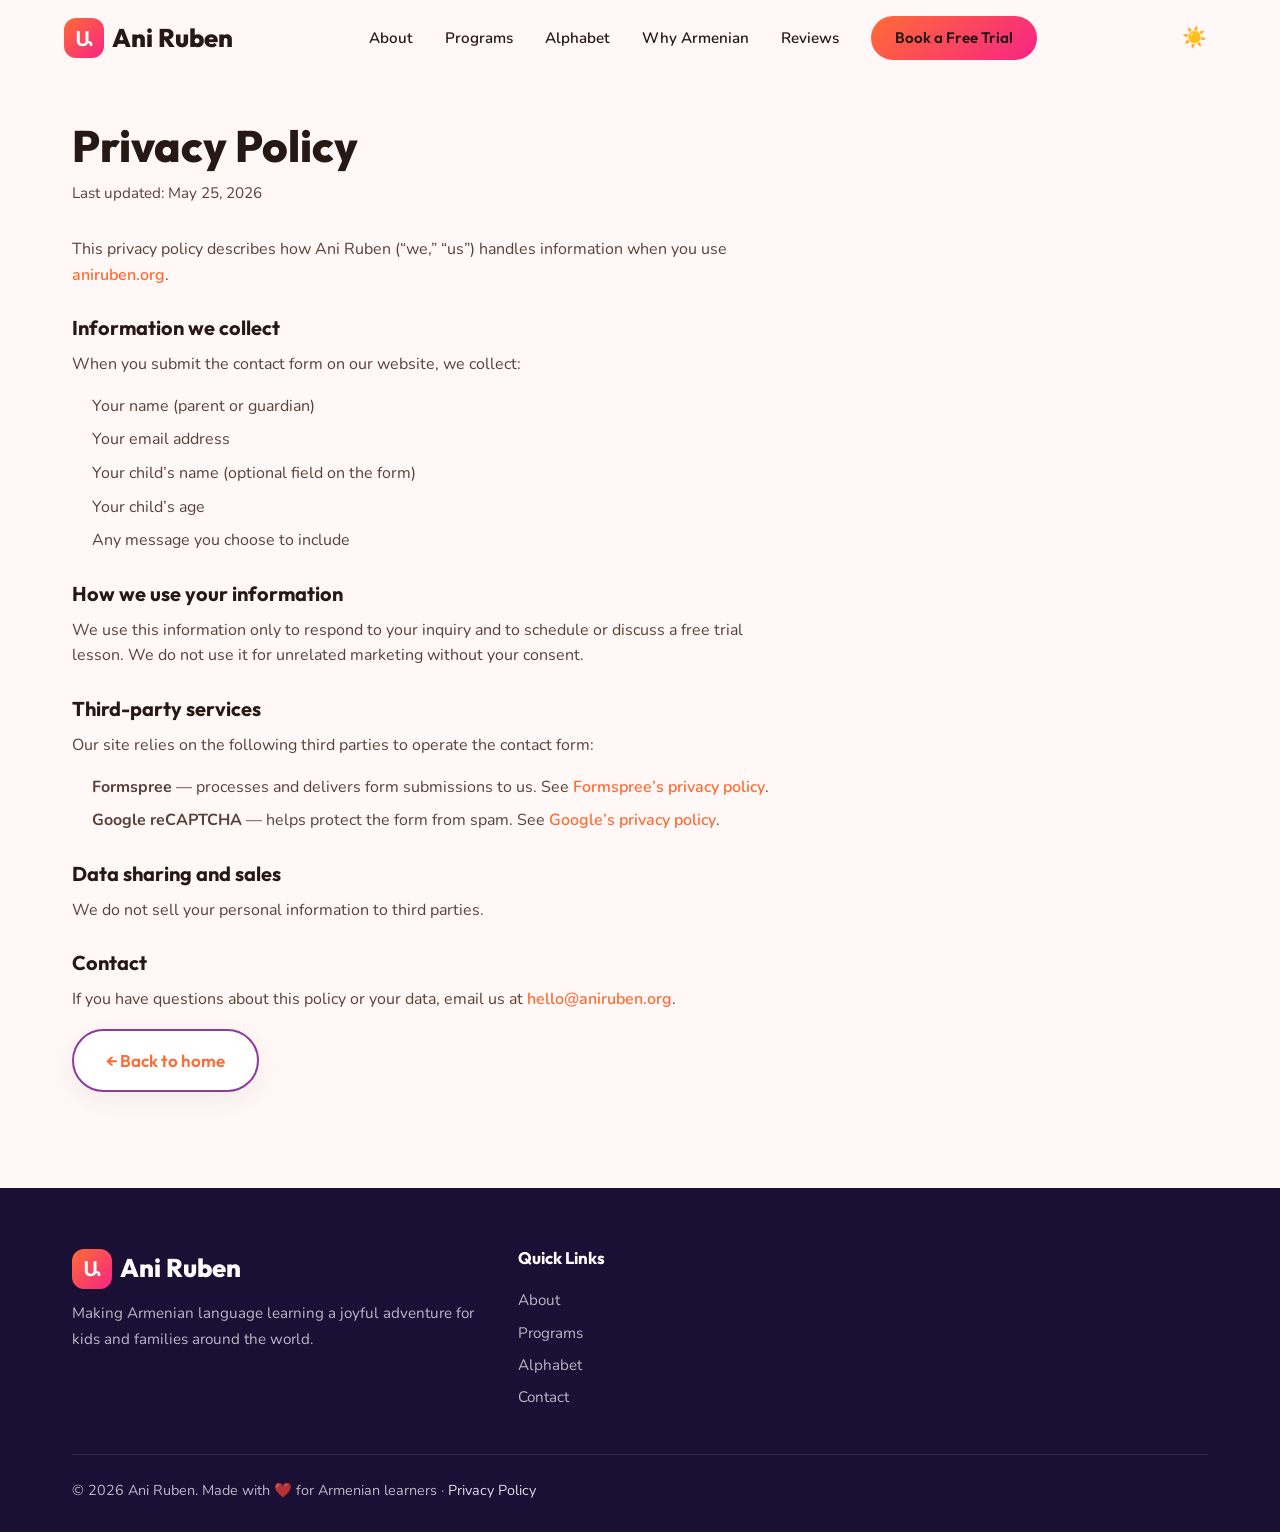
<file: privacy.html>
<!DOCTYPE html>
<html lang="en">
<head>
  <meta charset="UTF-8">
  <meta name="viewport" content="width=device-width, initial-scale=1.0">
  <meta name="theme-color" content="#FF6B35">
  <meta name="robots" content="index, follow">
  <title>Privacy Policy | Ani Ruben</title>
  <meta name="description" content="Privacy policy for aniruben.org — how we collect and use contact form information.">
  <link rel="canonical" href="https://aniruben.org/privacy.html">
  <script>
    (function () {
      var stored = localStorage.getItem('theme');
      var theme = stored || (window.matchMedia('(prefers-color-scheme: dark)').matches ? 'dark' : 'light');
      if (theme === 'dark') document.documentElement.setAttribute('data-theme', 'dark');
    })();
  </script>
  <link rel="preconnect" href="https://fonts.googleapis.com">
  <link rel="preconnect" href="https://fonts.gstatic.com" crossorigin>
  <link rel="stylesheet" href="https://fonts.googleapis.com/css2?family=Outfit:wght@400;600;700;800;900&family=Nunito:wght@400;600;700;800&family=Noto+Sans+Armenian:wght@400;700&display=swap">
  <link rel="stylesheet" href="style.css">
  <link rel="icon" href="data:image/svg+xml,%3Csvg xmlns='http://www.w3.org/2000/svg' viewBox='0 0 100 100'%3E%3Cdefs%3E%3ClinearGradient id='g' x1='0%25' y1='0%25' x2='100%25' y2='100%25'%3E%3Cstop offset='0%25' stop-color='%23FF6B35'/%3E%3Cstop offset='100%25' stop-color='%23F72585'/%3E%3C/linearGradient%3E%3C/defs%3E%3Crect width='100' height='100' rx='22' fill='url(%23g)'/%3E%3Ctext x='50' y='68' text-anchor='middle' font-size='52' font-weight='700' fill='white' font-family='system-ui,sans-serif'%3E%D5%A1%3C/text%3E%3C/svg%3E">
  <style>
    .legal-page {
      padding: 120px 0 80px;
      min-height: 60vh;
    }
    .legal-page h1 {
      font-family: 'Outfit', sans-serif;
      font-size: clamp(2rem, 5vw, 2.75rem);
      font-weight: 800;
      margin-bottom: 8px;
      color: var(--color-text);
    }
    .legal-page .legal-updated {
      color: var(--color-text-muted);
      font-size: 0.95rem;
      margin-bottom: 32px;
    }
    .legal-page h2 {
      font-family: 'Outfit', sans-serif;
      font-size: 1.25rem;
      font-weight: 700;
      margin: 28px 0 12px;
      color: var(--color-text);
    }
    .legal-page p,
    .legal-page ul {
      color: var(--color-text-muted);
      margin-bottom: 16px;
      max-width: 720px;
    }
    .legal-page ul {
      padding-left: 1.25rem;
    }
    .legal-page li {
      margin-bottom: 8px;
    }
    .legal-page a {
      color: var(--primary);
      font-weight: 600;
    }
    .legal-page a:hover {
      color: var(--secondary);
    }
    .footer-bottom a {
      color: var(--color-footer-muted);
    }
    .footer-bottom a:hover {
      color: var(--color-footer-heading);
    }
  </style>
</head>
<body>

<a href="#main-content" class="skip-link">Skip to content</a>

<nav class="navbar scrolled" id="navbar">
  <div class="nav-inner">
    <a href="/" class="nav-logo">
      <div class="logo-icon">Ա</div>
      Ani Ruben
    </a>
    <div class="nav-links">
      <a href="/#about">About</a>
      <a href="/#programs">Programs</a>
      <a href="/#alphabet">Alphabet</a>
      <a href="/#benefits">Why Armenian</a>
      <a href="/#testimonials">Reviews</a>
      <a href="/#contact" class="nav-cta">Book a Free Trial</a>
    </div>
    <div class="nav-actions">
      <button type="button" class="theme-toggle" id="themeToggle" aria-label="Switch to dark mode">
        <span class="theme-toggle__icon" aria-hidden="true">☀️</span>
      </button>
      <button class="hamburger" id="hamburger" aria-label="Toggle menu" aria-expanded="false" aria-controls="mobileMenu">
        <span></span><span></span><span></span>
      </button>
    </div>
  </div>
</nav>

<div class="mobile-menu" id="mobileMenu" role="dialog" aria-label="Navigation menu">
  <a href="/#about">About</a>
  <a href="/#programs">Programs</a>
  <a href="/#alphabet">Alphabet</a>
  <a href="/#benefits">Why Armenian</a>
  <a href="/#testimonials">Reviews</a>
  <a href="/#contact" class="btn btn-primary">Book a Free Trial</a>
</div>

<main id="main-content">
  <section class="legal-page section">
    <div class="container">
      <h1>Privacy Policy</h1>
      <p class="legal-updated">Last updated: May 25, 2026</p>

      <p>This privacy policy describes how Ani Ruben (“we,” “us”) handles information when you use <a href="/">aniruben.org</a>.</p>

      <h2>Information we collect</h2>
      <p>When you submit the contact form on our website, we collect:</p>
      <ul>
        <li>Your name (parent or guardian)</li>
        <li>Your email address</li>
        <li>Your child’s name (optional field on the form)</li>
        <li>Your child’s age</li>
        <li>Any message you choose to include</li>
      </ul>

      <h2>How we use your information</h2>
      <p>We use this information only to respond to your inquiry and to schedule or discuss a free trial lesson. We do not use it for unrelated marketing without your consent.</p>

      <h2>Third-party services</h2>
      <p>Our site relies on the following third parties to operate the contact form:</p>
      <ul>
        <li><strong>Formspree</strong> — processes and delivers form submissions to us. See <a href="https://formspree.io/legal/privacy-policy" target="_blank" rel="noopener">Formspree’s privacy policy</a>.</li>
        <li><strong>Google reCAPTCHA</strong> — helps protect the form from spam. See <a href="https://policies.google.com/privacy" target="_blank" rel="noopener">Google’s privacy policy</a>.</li>
      </ul>

      <h2>Data sharing and sales</h2>
      <p>We do not sell your personal information to third parties.</p>

      <h2>Contact</h2>
      <p>If you have questions about this policy or your data, email us at <a href="mailto:hello@aniruben.org">hello@aniruben.org</a>.</p>

      <p><a href="/" class="btn btn-secondary">← Back to home</a></p>
    </div>
  </section>
</main>

<footer class="footer">
  <div class="container">
    <div class="footer-inner">
      <div class="footer-brand">
        <div class="nav-logo">
          <div class="logo-icon">Ա</div> Ani Ruben
        </div>
        <p>Making Armenian language learning a joyful adventure for kids and families around the world.</p>
      </div>
      <div class="footer-col">
        <h4>Quick Links</h4>
        <a href="/#about">About</a>
        <a href="/#programs">Programs</a>
        <a href="/#alphabet">Alphabet</a>
        <a href="/#contact">Contact</a>
      </div>
    </div>
    <div class="footer-bottom">
      <p>© 2026 Ani Ruben. Made with ❤️ for Armenian learners · <a href="/privacy.html">Privacy Policy</a></p>
    </div>
  </div>
</footer>

<script src="script.js"></script>
</body>
</html>
</file>
<file: style.css>
/* ===== CSS VARIABLES ===== */
:root {
  /* Brand — unchanged across themes */
  --primary: #FF6B35;
  --secondary: #8b3d9e;
  --accent1: #FFD23F;
  --accent2: #3CAEA3;
  --accent3: #F72585;

  /* Semantic — light mode */
  --color-bg: #fff8f6;
  --color-bg-elevated: #FFFFFF;
  --color-bg-muted: #faf7f5;
  --color-bg-subtle: rgba(255, 248, 246, 0.95);
  --color-bg-overlay: rgba(255, 248, 246, 0.98);
  --color-text: #261814;
  --color-text-muted: #594139;
  --color-text-on-accent: #FFFFFF;
  --color-text-on-dark: #FFFFFF;
  --color-border: #e1bfb5;
  --color-border-strong: #8d7168;
  --color-surface-inverse: #1A1035;
  --color-wave: #FF8F5C;
  --color-wave-contrast: #FF6B35;
  --color-approach-title: #c44a1a;
  --color-approach-text: #5c3d32;
  --color-approach-border: rgba(255, 107, 53, 0.28);
  --color-approach-bg: linear-gradient(155deg, #fff0e8 0%, #ffe4d6 42%, #ffd4be 100%);
  --color-about-bio-border: rgba(255, 210, 63, 0.45);
  --color-about-bio-title: #9a7200;
  --color-about-creds-border: rgba(139, 61, 158, 0.32);
  --color-about-creds-title: #6b2d7a;
  --color-panel-gradient: linear-gradient(145deg, rgba(255, 248, 246, 0.95) 0%, #FFFFFF 55%);
  --color-cred-logo-gradient: linear-gradient(180deg, #faf7f5 0%, #ffffff 100%);
  --color-error: #d32f2f;
  --color-cred-chc: #ef3e42;
  --color-cred-aspu: #e85d04;
  --color-cred-redcross: #ed1b2e;
  --color-cred-ams: #df3a00;
  --color-alphabet-muted: rgba(255, 255, 255, 0.6);
  --color-alphabet-placeholder: rgba(255, 255, 255, 0.55);
  --color-alphabet-surface: rgba(255, 255, 255, 0.06);
  --color-alphabet-border: rgba(255, 255, 255, 0.1);
  --color-alphabet-border-strong: rgba(255, 255, 255, 0.15);
  --color-footer-text: rgba(255, 255, 255, 0.7);
  --color-footer-heading: #FFFFFF;
  --color-footer-muted: rgba(255, 255, 255, 0.85);
  --color-footer-border: rgba(255, 255, 255, 0.1);
  --color-footer-icon-bg: rgba(255, 255, 255, 0.08);
  --alpha-primary-03: rgba(255, 107, 53, 0.03);
  --alpha-primary-10: rgba(255, 107, 53, 0.1);
  --alpha-primary-12: rgba(255, 107, 53, 0.12);
  --alpha-primary-15: rgba(255, 107, 53, 0.15);
  --alpha-primary-20: rgba(255, 107, 53, 0.2);
  --alpha-primary-28: rgba(255, 107, 53, 0.28);
  --alpha-primary-35: rgba(255, 107, 53, 0.35);
  --alpha-primary-40: rgba(255, 107, 53, 0.4);
  --alpha-primary-50: rgba(255, 107, 53, 0.5);
  --alpha-accent3-10: rgba(247, 37, 133, 0.1);
  --alpha-secondary-10: rgba(139, 61, 158, 0.1);
  --alpha-secondary-12: rgba(139, 61, 158, 0.12);
  --alpha-secondary-15: rgba(139, 61, 158, 0.15);
  --alpha-secondary-20: rgba(139, 61, 158, 0.2);
  --alpha-accent2-12: rgba(60, 174, 163, 0.12);
  --alpha-accent1-focus: rgba(255, 210, 63, 0.15);
  --alpha-shadow-04: rgba(26, 16, 53, 0.04);
  --alpha-shadow-06: rgba(26, 16, 53, 0.06);
  --alpha-shadow-12: rgba(26, 16, 53, 0.12);
  --alpha-dot: rgba(26, 16, 53, 0.12);

  /* Legacy aliases */
  --bg: var(--color-bg);
  --dark: var(--color-surface-inverse);
  --text: var(--color-text);
  --text-light: var(--color-text-muted);
  --white: var(--color-bg-elevated);
  --outline: var(--color-border-strong);
  --outline-variant: var(--color-border);
  --shadow: 0 8px 32px var(--alpha-shadow-06);
  --shadow-lg: 0 16px 48px var(--alpha-shadow-12);
  --shadow-primary-sm: 0 4px 20px var(--alpha-primary-40);
  --shadow-primary-md: 0 8px 30px var(--alpha-primary-50);
  --shadow-primary-nav: 0 4px 16px var(--alpha-primary-40);
  --shadow-primary-letter: 0 8px 30px var(--alpha-primary-40);
  --shadow-secondary-img: 0 12px 28px var(--alpha-secondary-12);
  --shadow-secondary-img-hover: 0 20px 40px var(--alpha-secondary-20);
  --shadow-nav: 0 2px 20px var(--alpha-shadow-06);
  --shadow-cred: 0 2px 8px var(--alpha-shadow-04);
  --shadow-contact-icon: 0 8px 24px var(--alpha-primary-15);
  --shadow-contact-box: 0 4px 12px var(--alpha-shadow-04);
  --shadow-float: 0 2px 8px var(--alpha-shadow-04);

  --radius: 24px;
  --radius-sm: 12px;
  --transition: 0.3s cubic-bezier(0.4, 0, 0.2, 1);
}

html[data-theme="dark"] {
  color-scheme: dark;
  --color-bg: #12101a;
  --color-bg-elevated: #1e1a28;
  --color-bg-muted: #252030;
  --color-bg-subtle: rgba(30, 26, 40, 0.95);
  --color-bg-overlay: rgba(18, 16, 26, 0.98);
  --color-text: #f5ebe8;
  --color-text-muted: #b8a59e;
  --color-border: #3d3548;
  --color-border-strong: #6b5d72;
  --color-wave: #FF9A6A;
  --color-wave-contrast: #FF7A4D;
  --color-approach-title: #ff8c5a;
  --color-approach-text: #e8d4cc;
  --color-approach-border: rgba(255, 107, 53, 0.45);
  --color-approach-bg: linear-gradient(155deg, #2a1810 0%, #3d2218 42%, #4a2818 100%);
  --color-about-bio-border: rgba(255, 210, 63, 0.5);
  --color-about-bio-title: #ffd23f;
  --color-about-creds-border: rgba(139, 61, 158, 0.45);
  --color-about-creds-title: #c99de0;
  --color-panel-gradient: linear-gradient(145deg, rgba(30, 26, 40, 0.95) 0%, #1e1a28 55%);
  --color-cred-logo-gradient: linear-gradient(180deg, #252030 0%, #1e1a28 100%);
  --color-error: #f07167;
  --color-alphabet-muted: rgba(255, 255, 255, 0.6);
  --color-alphabet-placeholder: rgba(255, 255, 255, 0.55);
  --color-alphabet-surface: rgba(255, 255, 255, 0.06);
  --color-alphabet-border: rgba(255, 255, 255, 0.1);
  --color-alphabet-border-strong: rgba(255, 255, 255, 0.15);
  --alpha-primary-03: rgba(255, 107, 53, 0.06);
  --alpha-primary-10: rgba(255, 107, 53, 0.15);
  --alpha-primary-12: rgba(255, 107, 53, 0.18);
  --alpha-primary-15: rgba(255, 107, 53, 0.2);
  --alpha-primary-20: rgba(255, 107, 53, 0.2);
  --alpha-secondary-10: rgba(139, 61, 158, 0.15);
  --alpha-secondary-12: rgba(139, 61, 158, 0.25);
  --alpha-secondary-15: rgba(139, 61, 158, 0.25);
  --alpha-secondary-20: rgba(139, 61, 158, 0.35);
  --alpha-accent2-12: rgba(60, 174, 163, 0.18);
  --alpha-shadow-04: rgba(0, 0, 0, 0.2);
  --alpha-shadow-06: rgba(0, 0, 0, 0.35);
  --alpha-shadow-12: rgba(0, 0, 0, 0.45);
  --alpha-dot: rgba(255, 255, 255, 0.15);
}

/* ===== RESET ===== */
*,
*::before,
*::after {
  box-sizing: border-box;
  margin: 0;
  padding: 0;
}

html {
  scroll-behavior: smooth;
  font-size: 16px;
  color-scheme: light;
}

body {
  font-family: 'Nunito', sans-serif;
  background: var(--bg);
  color: var(--text);
  overflow-x: hidden;
  line-height: 1.6;
}

h1,
h2,
h3,
h4,
h5,
h6 {
  font-family: 'Outfit', sans-serif;
  line-height: 1.2;
}

a {
  text-decoration: none;
  color: inherit;
}

ul {
  list-style: none;
}

img {
  max-width: 100%;
  display: block;
}

/* ===== UI ICONS (SVG sprite) ===== */
.svg-sprite {
  display: none;
}

.ui-icon {
  display: block;
  width: 24px;
  height: 24px;
  color: var(--primary);
  flex-shrink: 0;
}

.ui-icon--sm {
  width: 18px;
  height: 18px;
}

.ui-icon--lg {
  width: 28px;
  height: 28px;
}

.ui-icon--xl {
  width: 48px;
  height: 48px;
}

.hero-badge-icon {
  display: inline-flex;
  align-items: center;
  justify-content: center;
}

.hero-badge .ui-icon {
  color: var(--primary);
}

button,
input,
textarea,
select {
  font-family: inherit;
  font-size: inherit;
}

/* ===== SKIP LINK ===== */
.skip-link {
  position: absolute;
  top: -100%;
  left: 16px;
  background: var(--primary);
  color: var(--color-text-on-accent);
  padding: 10px 20px;
  border-radius: 0 0 var(--radius-sm) var(--radius-sm);
  font-weight: 700;
  font-family: 'Outfit', sans-serif;
  z-index: 9999;
  transition: top 0.2s ease;
}

.skip-link:focus {
  top: 0;
  outline: 3px solid var(--accent1);
  outline-offset: 2px;
}

/* ===== UTILITIES ===== */
.container {
  max-width: 1200px;
  margin: 0 auto;
  padding: 0 32px;
}

.section {
  padding: 120px 0;
  position: relative;
}

section[id],
#main-content {
  scroll-margin-top: 100px;
}

.section-title {
  font-size: clamp(2rem, 5vw, 3rem);
  font-weight: 800;
  text-align: center;
  margin-bottom: 16px;
}

.section-subtitle {
  text-align: center;
  color: var(--text-light);
  font-size: 1.15rem;
  font-weight: 600;
  max-width: 600px;
  margin: 0 auto 60px;
}

.gradient-text {
  background: linear-gradient(135deg, var(--primary), var(--accent3));
  -webkit-background-clip: text;
  -webkit-text-fill-color: transparent;
  background-clip: text;
}

.btn {
  display: inline-flex;
  align-items: center;
  gap: 8px;
  padding: 16px 32px;
  border-radius: 9999px;
  font-family: 'Outfit', sans-serif;
  font-weight: 700;
  font-size: 17px;
  border: none;
  cursor: pointer;
  transition: var(--transition);
  position: relative;
  overflow: hidden;
}

.btn-primary {
  background: linear-gradient(135deg, var(--primary), var(--accent3));
  color: var(--color-text-on-accent);
  box-shadow: var(--shadow-primary-sm);
}

.btn-primary:hover {
  transform: translateY(-3px);
  box-shadow: var(--shadow-primary-md);
}

.btn-secondary {
  background: var(--white);
  color: var(--secondary);
  border: 2px solid var(--secondary);
  box-shadow: var(--shadow);
}

.btn-secondary:hover {
  background: var(--secondary);
  color: var(--color-text-on-accent);
  transform: translateY(-3px);
}

.btn-block {
  width: 100%;
  justify-content: center;
}

/* ===== NAVBAR ===== */
.navbar {
  position: fixed;
  top: 0;
  left: 0;
  right: 0;
  z-index: 1000;
  padding: 16px 0;
  transition: var(--transition);
}

.navbar.scrolled {
  background: var(--color-bg-subtle);
  backdrop-filter: blur(20px);
  box-shadow: var(--shadow-nav);
  padding: 10px 0;
}

.nav-inner {
  display: flex;
  align-items: center;
  justify-content: space-between;
  max-width: 1200px;
  margin: 0 auto;
  padding: 0 24px;
}

.nav-logo {
  font-family: 'Outfit', sans-serif;
  font-size: 1.6rem;
  font-weight: 800;
  display: flex;
  align-items: center;
  gap: 8px;
}

.nav-logo .logo-icon {
  width: 40px;
  height: 40px;
  border-radius: 12px;
  background: linear-gradient(135deg, var(--primary), var(--accent3));
  display: flex;
  align-items: center;
  justify-content: center;
  color: var(--color-text-on-accent);
  font-family: 'Noto Sans Armenian', sans-serif;
  font-size: 1.3rem;
  font-weight: 700;
}

.nav-links {
  display: flex;
  gap: 32px;
  align-items: center;
}

.nav-links a {
  font-weight: 600;
  font-size: 0.95rem;
  color: var(--text);
  transition: var(--transition);
  position: relative;
}

.nav-links a::after {
  content: '';
  position: absolute;
  bottom: -4px;
  left: 0;
  width: 0;
  height: 3px;
  border-radius: 2px;
  background: var(--primary);
  transition: var(--transition);
}

.nav-links a:hover::after,
.nav-links a.active::after {
  width: 100%;
}

.nav-cta {
  padding: 10px 24px;
  border-radius: 9999px;
  font-family: 'Outfit', sans-serif;
  font-weight: 700;
  background: linear-gradient(135deg, var(--primary), var(--accent3));
  color: var(--color-text-on-accent);
  font-size: 0.9rem;
  transition: var(--transition);
}

.nav-cta::after {
  display: none;
}

.nav-cta:hover {
  transform: translateY(-2px);
  box-shadow: var(--shadow-primary-nav);
}

.hamburger {
  display: none;
  flex-direction: column;
  gap: 5px;
  cursor: pointer;
  background: none;
  border: none;
  padding: 12px;
  margin: -8px -8px -8px 0;
  min-width: 48px;
  min-height: 48px;
  align-items: center;
  justify-content: center;
}

.hamburger span {
  width: 28px;
  height: 3px;
  background: var(--text);
  border-radius: 2px;
  transition: var(--transition);
}

.mobile-menu {
  display: none;
  position: fixed;
  top: 0;
  left: 0;
  right: 0;
  bottom: 0;
  background: var(--color-bg-overlay);
  backdrop-filter: blur(20px);
  z-index: 999;
  flex-direction: column;
  align-items: center;
  justify-content: center;
  gap: 32px;
}

.mobile-menu.active {
  display: flex;
}

.mobile-menu a {
  font-size: 1.5rem;
  font-weight: 700;
  font-family: 'Outfit', sans-serif;
}

/* ===== THEME TOGGLE ===== */
.theme-toggle {
  display: inline-flex;
  align-items: center;
  justify-content: center;
  width: 44px;
  height: 44px;
  padding: 0;
  border: none;
  border-radius: 12px;
  background: transparent;
  cursor: pointer;
  font-size: 1.25rem;
  line-height: 1;
  transition: var(--transition);
  flex-shrink: 0;
}

.theme-toggle:hover {
  background: var(--alpha-primary-10);
  transform: scale(1.05);
}

.theme-toggle:focus-visible {
  outline: 3px solid var(--accent1);
  outline-offset: 2px;
}

.nav-actions {
  display: flex;
  align-items: center;
  gap: 8px;
}

/* ===== HERO ===== */
.hero {
  min-height: 100vh;
  display: flex;
  align-items: center;
  padding-top: 80px;
  position: relative;
  overflow: hidden;
}

.hero-bg-letters {
  position: absolute;
  inset: 0;
  pointer-events: none;
  z-index: 0;
}

.floating-letter {
  position: absolute;
  font-family: 'Noto Sans Armenian', sans-serif;
  font-size: 3rem;
  font-weight: 700;
  opacity: 0.06;
  animation: floatLetter 16s ease-in-out infinite;
  will-change: transform, opacity;
  filter: drop-shadow(var(--shadow-float));
}

.hero-bg-letters .floating-letter:nth-child(1) {
  top: 10%;
  left: 5%;
  font-size: 4rem;
  animation-delay: 0s;
  color: var(--primary);
}

.hero-bg-letters .floating-letter:nth-child(2) {
  top: 20%;
  right: 10%;
  font-size: 2.5rem;
  animation-delay: 2s;
  color: var(--secondary);
}

.hero-bg-letters .floating-letter:nth-child(3) {
  top: 60%;
  left: 8%;
  font-size: 3rem;
  animation-delay: 4s;
  color: var(--accent2);
}

.hero-bg-letters .floating-letter:nth-child(4) {
  top: 40%;
  right: 5%;
  font-size: 3.5rem;
  animation-delay: 1s;
  color: var(--accent1);
}

.hero-bg-letters .floating-letter:nth-child(5) {
  top: 75%;
  right: 15%;
  font-size: 2rem;
  animation-delay: 3s;
  color: var(--accent3);
}

.hero-bg-letters .floating-letter:nth-child(6) {
  top: 15%;
  left: 40%;
  font-size: 2.8rem;
  animation-delay: 5s;
  color: var(--primary);
}

.hero-bg-letters .floating-letter:nth-child(7) {
  top: 85%;
  left: 30%;
  font-size: 2.2rem;
  animation-delay: 6s;
  color: var(--secondary);
}

.hero-bg-letters .floating-letter:nth-child(8) {
  top: 50%;
  left: 50%;
  font-size: 3rem;
  animation-delay: 7s;
  color: var(--accent2);
}

@keyframes floatLetter {
  0%,
  100% {
    transform: translate(0, 0) rotate(0deg);
  }

  25% {
    transform: translate(15px, -40px) rotate(6deg);
  }

  50% {
    transform: translate(-10px, -70px) rotate(-4deg);
  }

  75% {
    transform: translate(12px, -30px) rotate(3deg);
  }
}

.hero-inner {
  display: grid;
  grid-template-columns: 1fr 1fr;
  gap: 60px;
  align-items: center;
  position: relative;
  z-index: 1;
}

.hero-content {
  max-width: 560px;
}

.hero-badge {
  display: inline-flex;
  align-items: center;
  gap: 8px;
  padding: 8px 20px;
  border-radius: 50px;
  background: linear-gradient(135deg, var(--alpha-primary-10), var(--alpha-accent3-10));
  color: var(--primary);
  font-weight: 700;
  font-size: 0.9rem;
  margin-bottom: 24px;
}

.hero-badge span {
  font-size: 1.2rem;
}

.hero-title {
  font-size: clamp(2.5rem, 5vw, 3.8rem);
  font-weight: 900;
  margin-bottom: 20px;
  line-height: 1.1;
  letter-spacing: -0.02em;
}

.hero-title .armenian-text {
  font-family: 'Noto Sans Armenian', sans-serif;
  display: block;
  font-size: 0.6em;
  margin-top: 8px;
  opacity: 0.7;
}

/* Typewriter Effect */
.typewriter-cursor {
  color: var(--primary);
}

.typewriter-cursor--blink {
  animation: typewriterCursorBlink 1060ms step-end infinite;
}

@keyframes typewriterCursorBlink {
  0%,
  50% {
    opacity: 1;
  }

  50.01%,
  100% {
    opacity: 0;
  }
}

.hero-description {
  font-size: 1.15rem;
  font-weight: 600;
  color: var(--text-light);
  margin-bottom: 36px;
  line-height: 1.7;
}

.hero-buttons {
  display: flex;
  gap: 16px;
  flex-wrap: wrap;
}

.hero-stats {
  display: flex;
  gap: 40px;
  margin-top: 48px;
  padding-top: 32px;
  border-top: 2px dashed var(--outline-variant);
}

.hero-stat h3 {
  font-size: 2rem;
  font-weight: 800;
  color: var(--primary);
}

.hero-stat p {
  font-size: 0.85rem;
  color: var(--text-light);
  font-weight: 600;
}

.hero-image {
  position: relative;
  display: flex;
  justify-content: center;
  align-items: center;
}

.hero-image picture {
  display: block;
  max-width: 520px;
  width: auto;
  line-height: 0;
}

.hero-image img {
  display: block;
  width: auto;
  max-width: min(520px, 100%);
  height: auto;
  margin: 0 auto;
  position: relative;
  z-index: 1;
  transition: var(--transition);
  filter: drop-shadow(var(--shadow-secondary-img));
}

.hero-image img:hover {
  transform: translateY(-8px) scale(1.02);
  filter: drop-shadow(var(--shadow-secondary-img-hover));
}

.hero-image::before {
  content: '';
  position: absolute;
  width: 110%;
  height: 110%;
  top: -5%;
  left: -5%;
  border-radius: 50%;
  background: radial-gradient(circle, var(--alpha-primary-12) 0%, transparent 70%);
  z-index: 0;
}

/* ===== ABOUT ===== */
.about {
  position: relative;
  overflow: hidden;
  background: var(--white);
  padding: 120px 0;
}

.about-bg-letter {
  position: absolute;
  right: -5%;
  top: 5%;
  font-family: 'Noto Sans Armenian', sans-serif;
  font-size: clamp(20rem, 45vw, 36rem);
  font-weight: 900;
  color: var(--secondary);
  opacity: 0.035;
  pointer-events: none;
  z-index: 0;
  animation: rotateAboutLetter 45s linear infinite;
  transform-origin: center center;
}

@keyframes rotateAboutLetter {
  from {
    transform: rotate(0deg);
  }
  to {
    transform: rotate(360deg);
  }
}

.about-grid {
  position: relative;
  z-index: 1;
  display: grid;
  grid-template-columns: 1fr 1fr;
  column-gap: 24px;
  row-gap: 48px;
}

.about-inner,
.about-details-row {
  display: contents;
}

.about-image-wrapper {
  grid-column: 1;
  grid-row: 1;
  align-self: center;
  position: relative;
}

.about-content {
  grid-column: 2;
  grid-row: 1;
  align-self: center;
  box-sizing: border-box;
  padding: 32px 28px 28px;
  border-radius: var(--radius-sm);
  box-shadow: var(--shadow);
  background: transparent;
  border: 1px solid var(--color-about-bio-border);
  border-left: 4px solid var(--accent1);
  text-align: left;
}

.about-details-row .about-approach {
  grid-column: 1;
  grid-row: 2;
}

.about-details-row .credentials-journey {
  grid-column: 2;
  grid-row: 2;
}

.about-image-wrapper img {
  width: 320px;
  height: 320px;
  border-radius: 50%;
  object-fit: cover;
  margin: 0 auto;
  box-shadow: 0 20px 60px var(--alpha-secondary-15);
  border: 6px solid var(--white);
}

.about-image-wrapper::before {
  content: '';
  position: absolute;
  width: 340px;
  height: 340px;
  border-radius: 50%;
  border: 3px dashed var(--accent1);
  top: 50%;
  left: 50%;
  transform: translate(-50%, -50%);
  animation: spin 30s linear infinite;
}

@keyframes spin {
  to {
    transform: translate(-50%, -50%) rotate(360deg);
  }
}

.about-content h2 {
  font-size: 2.4rem;
  margin-bottom: 20px;
  color: var(--color-about-bio-title);
}

.about-content p {
  color: var(--text-light);
  margin-bottom: 16px;
  font-size: 1.05rem;
  font-weight: 400;
  line-height: 1.75;
}

.about-content p:last-child {
  margin-bottom: 0;
}

.about-details-row {
  align-items: stretch;
  position: relative;
  z-index: 1;
}

.about-details-row .about-approach,
.about-details-row .credentials-journey {
  margin-top: 0;
  min-width: 0;
  display: flex;
  flex-direction: column;
  height: 100%;
}

.about-details-row .about-approach,
.about-details-row .credentials-panel {
  box-sizing: border-box;
  flex: 1;
  display: flex;
  flex-direction: column;
  padding: 32px 28px 28px;
  border-radius: var(--radius-sm);
  box-shadow: var(--shadow);
  text-align: left;
}

.about-details-row .about-approach {
  background: transparent;
  border: 1px solid var(--color-approach-border);
  border-left: 4px solid var(--primary);
}

.about-details-row .about-approach .about-card-title {
  color: var(--color-approach-title);
}

.about-details-row .about-approach .about-card-title::after {
  background: linear-gradient(90deg, var(--primary), var(--accent1));
}

.about-details-row .about-approach .about-card-subtitle,
.about-details-row .about-approach .about-approach-list li {
  color: var(--color-approach-text);
}

.about-details-row .about-approach .about-approach-list li::before {
  background: var(--white);
  box-shadow: 0 0 0 2px var(--primary);
}

.about-details-row .about-approach .about-approach-list strong {
  color: var(--text);
}

.about-details-row .credentials-panel {
  background: transparent;
  border: 1px solid var(--color-about-creds-border);
  border-left: 4px solid var(--secondary);
}

.about-details-row .credentials-panel .about-card-title {
  color: var(--color-about-creds-title);
}

.about-details-row .credentials-panel .about-card-title::after {
  background: linear-gradient(90deg, var(--secondary), var(--accent3));
}

.about-details-row .credentials-grid {
  display: flex;
}

.about-card-title {
  font-family: 'Outfit', sans-serif;
  font-size: 1.4rem;
  font-weight: 800;
  color: var(--secondary);
  margin-bottom: 8px;
  line-height: 1.25;
  position: relative;
  display: inline-block;
}

.about-card-title::after {
  content: '';
  position: absolute;
  bottom: -6px;
  left: 0;
  width: 48px;
  height: 3px;
  background: linear-gradient(90deg, var(--primary), var(--accent3));
  border-radius: 2px;
}

.about-card-subtitle {
  margin: 20px 0 20px;
  font-size: 0.95rem;
  font-weight: 600;
  color: var(--text-light);
  line-height: 1.5;
}

.about-approach {
  margin-top: 0;
}

.about-approach-list {
  list-style: none;
  display: flex;
  flex-direction: column;
  gap: 12px;
  flex: 1;
  justify-content: center;
}

.about-details-row .credentials-carousel {
  flex: 1;
  display: flex;
  flex-direction: column;
  justify-content: space-between;
  min-height: 0;
}

.about-approach-list li {
  position: relative;
  padding-left: 1.35rem;
  font-size: 1rem;
  font-weight: 600;
  color: var(--text-light);
  line-height: 1.55;
}

.about-approach-list li::before {
  content: '';
  position: absolute;
  left: 0;
  top: 0.55em;
  width: 7px;
  height: 7px;
  border-radius: 50%;
  background: linear-gradient(135deg, var(--primary), var(--accent3));
}

.about-approach-list strong {
  color: var(--text);
  font-weight: 800;
}

/* ===== CREDENTIALS ===== */
.credentials-journey {
  margin-top: 64px;
  position: relative;
  z-index: 1;
}

.about-details-row .credentials-journey {
  margin-top: 0;
}

.credentials-panel {
  padding: 40px 36px;
  background: var(--color-panel-gradient);
  border: 1px solid var(--outline-variant);
  border-radius: var(--radius-sm);
  box-shadow: var(--shadow);
}

.credentials-carousel {
  position: relative;
  overflow: hidden;
}

.credentials-grid {
  display: flex;
  transition: transform 0.5s ease;
}

.credentials-carousel .credential-box {
  flex: 0 0 100%;
  min-width: 100%;
}

.credentials-dots {
  margin-top: 20px;
}

.credential-box {
  display: flex;
  flex-direction: column;
  align-items: stretch;
  gap: 0;
  padding: 0;
  background: var(--white);
  border: 1px solid var(--outline-variant);
  border-radius: var(--radius-sm);
  box-shadow: var(--shadow-cred);
  transition: var(--transition);
  overflow: hidden;
}

.credential-box:hover {
  transform: translateY(-6px);
  box-shadow: var(--shadow-lg);
  border-color: var(--alpha-primary-35);
}

.credential-box:hover .cred-logo__img {
  transform: scale(1.04);
}

.cred-logo {
  display: flex;
  align-items: center;
  justify-content: center;
  min-height: 88px;
  padding: 20px 24px;
  background: var(--color-cred-logo-gradient);
  border-bottom: 1px solid var(--outline-variant);
}

.credentials-grid .cred-logo__img {
  display: block;
  width: auto;
  max-width: 100%;
  max-height: 52px;
  object-fit: contain;
  transition: transform var(--transition);
  filter: brightness(0) saturate(100%) invert(38%) sepia(96%) saturate(1352%) hue-rotate(333deg) brightness(99%) contrast(91%);
}

.credentials-grid .cred-logo__img--ams {
  max-height: 38px;
}

.cred-text {
  display: flex;
  flex-direction: column;
  gap: 4px;
  padding: 18px 20px 20px;
  border-top: 3px solid var(--outline-variant);
}

.credential-box:nth-child(1) .cred-text {
  border-top-color: var(--color-cred-ams);
}

.credential-box:nth-child(2) .cred-text {
  border-top-color: var(--color-cred-chc);
}

.credential-box:nth-child(3) .cred-text {
  border-top-color: var(--color-cred-aspu);
}

.credential-box:nth-child(4) .cred-text {
  border-top-color: var(--color-cred-redcross);
}

.cred-text strong {
  font-size: 0.95rem;
  color: var(--text);
  font-weight: 800;
  line-height: 1.35;
}

.cred-text span {
  font-size: 0.85rem;
  color: var(--text-light);
  font-weight: 600;
  line-height: 1.4;
}

/* ===== PROGRAMS ===== */
.programs-grid {
  display: grid;
  grid-template-columns: repeat(3, 1fr);
  gap: 28px;
}

.program-card {
  background: var(--white);
  border-radius: var(--radius);
  padding: 40px 32px;
  text-align: center;
  box-shadow: var(--shadow);
  transition: var(--transition);
  position: relative;
  overflow: hidden;
  border: 2px solid transparent;
}

.program-card:hover {
  transform: translateY(-8px);
  box-shadow: var(--shadow-lg);
}

.program-card.featured {
  border-color: var(--primary);
  background: linear-gradient(180deg, var(--alpha-primary-03), var(--color-bg-elevated));
}

.program-card.featured::before {
  content: '⭐ Most Popular';
  position: absolute;
  top: 16px;
  right: -32px;
  background: var(--primary);
  color: var(--color-text-on-accent);
  padding: 6px 40px;
  font-size: 0.75rem;
  font-weight: 700;
  transform: rotate(45deg);
}

.program-icon {
  width: 160px;
  height: 160px;
  margin: 0 auto 24px;
  display: flex;
  align-items: center;
  justify-content: center;
  line-height: 0;
}

.program-icon img {
  width: 100%;
  height: 100%;
  object-fit: contain;
  display: block;
  filter: none;
  box-shadow: none;
}

/* Head portrait — same framing as other program icons */
.program-icon--portrait img {
  object-fit: contain;
  object-position: center center;
}

/* Wide artwork — taller slot so the illustration reads at the same visual weight */
.program-icon--young-learners {
  width: auto;
  max-width: 100%;
  height: 200px;
  overflow: visible;
}

.program-icon--young-learners img {
  width: auto;
  height: 100%;
  max-width: none;
  transform: none;
}

/* Keep light illustrations true-to-color in dark mode (browser auto-dark fix) */
html[data-theme="dark"] .programs-grid .program-card:nth-child(1) .program-icon,
html[data-theme="dark"] .programs-grid .program-card:nth-child(2) .program-icon {
  color-scheme: only light;
  background: #ffffff;
  border-radius: 14px;
  box-shadow: 0 4px 20px rgba(0, 0, 0, 0.2);
}

html[data-theme="dark"] .programs-grid .program-card:nth-child(1) .program-icon img,
html[data-theme="dark"] .programs-grid .program-card:nth-child(2) .program-icon img {
  color-scheme: only light;
}

.program-card h3 {
  font-size: 1.4rem;
  margin-bottom: 8px;
}

.program-card .age-tag {
  display: inline-block;
  padding: 4px 16px;
  border-radius: 50px;
  font-size: 0.8rem;
  font-weight: 700;
  margin-bottom: 20px;
  background: var(--bg);
  color: var(--text-light);
}

.program-card ul {
  text-align: left;
  margin: 20px 0;
}

.program-card li {
  padding: 8px 0;
  font-size: 0.95rem;
  color: var(--text-light);
  display: flex;
  align-items: center;
  gap: 10px;
}

.program-card li::before {
  content: '✓';
  color: var(--accent2);
  font-weight: 800;
}

/* ===== ALPHABET EXPLORER ===== */
.alphabet {
  background: var(--dark);
  color: var(--color-text-on-accent);
  overflow: hidden;
}

.alphabet .section-title {
  color: var(--color-text-on-accent);
}

.alphabet .section-subtitle {
  color: var(--color-alphabet-muted);
}

.alphabet-grid {
  display: grid;
  grid-template-columns: repeat(auto-fill, minmax(80px, 1fr));
  gap: 12px;
  max-width: 900px;
  margin: 0 auto;
}

.letter-card {
  aspect-ratio: 1;
  border-radius: var(--radius-sm);
  background: var(--color-alphabet-surface);
  border: 1px solid var(--color-alphabet-border);
  display: flex;
  flex-direction: column;
  align-items: center;
  justify-content: center;
  cursor: pointer;
  transition: var(--transition);
  position: relative;
  font-family: 'Noto Sans Armenian', sans-serif;
}

.letter-card:hover,
.letter-card:focus {
  background: var(--alpha-primary-20);
  border-color: var(--primary);
  transform: scale(1.1);
  z-index: 2;
  outline: none;
}

.letter-card:focus-visible {
  outline: 3px solid var(--accent1);
  outline-offset: 2px;
}

.letter-card.active {
  background: linear-gradient(135deg, var(--primary), var(--accent3));
  border-color: transparent;
  transform: scale(1.15);
  z-index: 2;
  box-shadow: var(--shadow-primary-letter);
}

.letter-card .armenian {
  font-size: 1.8rem;
  font-weight: 700;
  line-height: 1;
}

.letter-card .armenian.multi {
  font-size: 1.2rem;
}

.letter-card .latin {
  font-size: 0.65rem;
  font-family: 'Nunito', sans-serif;
  opacity: 0.5;
  margin-top: 4px;
}

.letter-detail {
  max-width: 600px;
  margin: 40px auto 0;
  text-align: center;
  min-height: 120px;
  padding: 32px;
  border-radius: var(--radius);
  background: var(--color-alphabet-surface);
  border: 1px solid var(--color-alphabet-border);
  display: block;
}

.letter-detail-placeholder {
  font-size: 1.05rem;
  font-weight: 600;
  color: var(--color-alphabet-placeholder);
  line-height: 1.6;
  margin: 0;
}

.letter-detail--empty {
  border-color: var(--color-alphabet-border-strong);
}

.letter-detail.active .letter-detail-body {
  animation: fadeUp 0.4s ease;
}

.letter-detail .big-letter {
  font-family: 'Noto Sans Armenian', sans-serif;
  font-size: 4rem;
  font-weight: 700;
  margin-bottom: 8px;
  background: linear-gradient(135deg, var(--primary), var(--accent1));
  -webkit-background-clip: text;
  -webkit-text-fill-color: transparent;
}

.letter-detail .pronunciation {
  font-size: 1.2rem;
  opacity: 0.7;
  margin-bottom: 8px;
}

.letter-detail .example {
  font-size: 1rem;
  opacity: 0.5;
}

/* ===== BENEFITS ===== */
.benefits {
  background: var(--color-bg-muted);
}

.benefits-grid {
  display: grid;
  grid-template-columns: repeat(3, 1fr);
  gap: 28px;
}

.benefit-card {
  padding: 40px 28px;
  border-radius: var(--radius);
  background: var(--white);
  box-shadow: var(--shadow);
  text-align: center;
  transition: var(--transition);
  border-bottom: 4px solid transparent;
}

.benefit-card:hover {
  transform: translateY(-6px);
}

.benefit-card:nth-child(1) { border-bottom-color: var(--primary); }
.benefit-card:nth-child(2) { border-bottom-color: var(--secondary); }
.benefit-card:nth-child(3) { border-bottom-color: var(--accent2); }
.benefit-card:nth-child(4) { border-bottom-color: var(--accent1); }
.benefit-card:nth-child(5) { border-bottom-color: var(--accent3); }
.benefit-card:nth-child(6) { border-bottom-color: var(--primary); }

.benefit-icon {
  width: 72px;
  height: 72px;
  border-radius: 20px;
  margin: 0 auto 20px;
  display: flex;
  align-items: center;
  justify-content: center;
  background: var(--bg);
}

.benefit-card:nth-child(1) .ui-icon { color: var(--primary); }
.benefit-card:nth-child(2) .ui-icon { color: var(--secondary); }
.benefit-card:nth-child(3) .ui-icon { color: var(--accent2); }
.benefit-card:nth-child(4) .ui-icon { color: var(--accent1); }
.benefit-card:nth-child(5) .ui-icon { color: var(--accent3); }
.benefit-card:nth-child(6) .ui-icon { color: var(--primary); }

/* Why Learn Armenian - Icon Sizing */
.benefits-grid .card-icon {
  display: flex;
  align-items: center;
  justify-content: center;
}

.benefits-grid .card-icon .ui-icon {
  width: 48px;
  height: 48px;
  flex-shrink: 0;
}

.benefit-card:nth-child(1) .card-icon .ui-icon {
  width: 44px;
  height: 44px;
}

.benefit-card:nth-child(2) .card-icon .ui-icon {
  width: 46px;
  height: 46px;
}

.benefit-card:nth-child(4) .card-icon .ui-icon {
  width: 50px;
  height: 50px;
}

.benefit-card:nth-child(5) .card-icon .ui-icon {
  width: 46px;
  height: 46px;
}

.benefit-card h3 {
  font-size: 1.2rem;
  margin-bottom: 12px;
}

.benefit-card p {
  font-size: 0.95rem;
  color: var(--text-light);
  line-height: 1.6;
}

/* ===== TESTIMONIALS ===== */
.testimonials {
  background: linear-gradient(180deg, var(--white), var(--bg));
}

.testimonial-slider {
  position: relative;
  max-width: 800px;
  margin: 0 auto;
  overflow: hidden;
}

.testimonial-track {
  display: flex;
  transition: transform 0.5s ease;
}

.testimonial-card {
  min-width: 100%;
  padding: 48px;
  text-align: center;
}

.testimonial-card blockquote {
  font-size: 1.2rem;
  line-height: 1.8;
  color: var(--text);
  font-style: italic;
  margin-bottom: 24px;
  position: relative;
}

.testimonial-card blockquote::before {
  content: '"';
  font-family: 'Outfit', sans-serif;
  font-size: 5rem;
  color: var(--primary);
  opacity: 0.15;
  position: absolute;
  top: -30px;
  left: 50%;
  transform: translateX(-50%);
}

.testimonial-author {
  font-weight: 700;
  color: var(--text);
}

.testimonial-author span {
  display: block;
  font-weight: 400;
  color: var(--text-light);
  font-size: 0.9rem;
}

.slider-dots {
  display: flex;
  justify-content: center;
  gap: 10px;
  margin-top: 32px;
}

.slider-dot {
  width: 12px;
  height: 12px;
  min-width: 44px;
  min-height: 44px;
  border: none;
  border-radius: 50%;
  background: var(--alpha-dot);
  background-clip: content-box;
  padding: 16px;
  cursor: pointer;
  transition: var(--transition);
}

.slider-dot.active {
  background: var(--primary);
  background-clip: content-box;
  width: 32px;
  min-width: 44px;
  border-radius: 6px;
}

/* ===== CONTACT ===== */
.contact {
  background: var(--white);
}

.contact-inner {
  display: grid;
  grid-template-columns: 1fr 1fr;
  gap: 60px;
  align-items: start;
}

.contact-info {
  background: var(--color-approach-bg);
  border: 1px solid var(--color-approach-border);
  border-left: 4px solid var(--primary);
  border-radius: var(--radius-sm);
  padding: 32px 28px 28px;
  box-shadow: var(--shadow);
}

.contact-info h2 {
  font-size: 2.2rem;
  margin-bottom: 16px;
  color: var(--color-approach-title);
}

.contact-info > p {
  color: var(--color-approach-text);
  margin-bottom: 16px;
  font-size: 1.05rem;
  font-weight: 600;
}

.contact-trust {
  display: inline-flex;
  flex-wrap: wrap;
  gap: 6px 0;
  padding: 10px 16px;
  margin-bottom: 28px;
  border-radius: 50px;
  background: rgba(255, 255, 255, 0.45);
  color: var(--color-approach-text);
  font-size: 0.88rem;
  font-weight: 700;
  line-height: 1.4;
}

.contact-detail span a {
  color: var(--color-approach-text);
  transition: var(--transition);
}

.contact-detail span a:hover {
  color: var(--primary);
}

.contact-detail {
  display: flex;
  align-items: center;
  gap: 20px;
  margin-bottom: 24px;
  transition: var(--transition);
}

.contact-detail:hover .icon {
  transform: scale(1.15) rotate(-5deg);
  box-shadow: var(--shadow-contact-icon);
}

.contact-detail .icon {
  width: 56px;
  height: 56px;
  border-radius: 16px;
  background: linear-gradient(135deg, var(--alpha-primary-10), var(--alpha-secondary-10));
  display: flex;
  align-items: center;
  justify-content: center;
  flex-shrink: 0;
  transition: var(--transition);
  box-shadow: var(--shadow-contact-box);
}

.contact-detail .ui-icon {
  color: var(--secondary);
}

.contact-text {
  display: flex;
  flex-direction: column;
  justify-content: center;
}

.contact-detail p {
  color: var(--primary);
  font-size: 0.8rem;
  font-weight: 800;
  text-transform: uppercase;
  letter-spacing: 0.08em;
  margin-bottom: 4px;
  line-height: 1.2;
}

.contact-detail span {
  display: block;
  font-weight: 700;
  color: var(--color-approach-text);
  font-size: 1.05rem;
  line-height: 1.3;
}

.contact-form {
  background: var(--bg);
  padding: 40px;
  border-radius: var(--radius);
}

.form-group {
  margin-bottom: 20px;
}

.form-group label {
  display: block;
  font-weight: 700;
  font-size: 0.9rem;
  margin-bottom: 8px;
  color: var(--text);
}

.form-group input,
.form-group textarea,
.form-group select {
  width: 100%;
  padding: 14px 18px;
  min-height: 50px;
  border-radius: var(--radius-sm);
  border: 1.5px solid var(--outline-variant);
  background: var(--white);
  font-size: 1rem;
  transition: var(--transition);
  outline: none;
}

.form-group input:focus,
.form-group textarea:focus,
.form-group select:focus {
  border-color: var(--accent1);
  box-shadow: 0 0 0 4px var(--alpha-accent1-focus);
}

.form-group textarea {
  resize: vertical;
  min-height: 120px;
}

.form-row {
  display: grid;
  grid-template-columns: 1fr 1fr;
  gap: 16px;
}

.form-error {
  font-size: 0.9rem;
  color: var(--color-error);
  font-weight: 600;
  margin-bottom: 12px;
  min-height: 20px;
}

/* ===== FORM SUCCESS ===== */
.form-success {
  background: var(--bg);
  border-radius: var(--radius);
  border: 2px solid var(--accent2);
  padding: 60px 40px;
  text-align: center;
}

.success-icon {
  display: flex;
  justify-content: center;
  margin-bottom: 16px;
}

.success-icon .ui-icon {
  color: var(--accent2);
}

.form-success h3 {
  font-size: 1.6rem;
  font-weight: 800;
  margin-bottom: 12px;
  color: var(--text);
}

.form-success p {
  color: var(--text-light);
  font-size: 1.05rem;
  line-height: 1.6;
}

.form-success .btn {
  margin-top: 20px;
}

/* ===== RECAPTCHA ===== */
.grecaptcha-badge {
  visibility: hidden;
}

.recaptcha-notice {
  font-size: 0.78rem;
  color: var(--text-light);
  text-align: center;
  margin-bottom: 12px;
}

.recaptcha-notice a {
  color: var(--primary);
  text-decoration: underline;
}

/* ===== FOOTER ===== */
.footer {
  background: var(--dark);
  color: var(--color-footer-text);
  padding: 60px 0 30px;
}

.footer-inner {
  display: grid;
  grid-template-columns: 2fr 1fr 1fr 1fr;
  gap: 40px;
  margin-bottom: 40px;
}

.footer-brand p {
  margin-top: 12px;
  font-size: 0.95rem;
  line-height: 1.7;
}

.footer-col h4 {
  color: var(--color-footer-heading);
  font-family: 'Outfit', sans-serif;
  font-size: 1.05rem;
  margin-bottom: 16px;
}

.footer-col a {
  display: block;
  padding: 4px 0;
  transition: var(--transition);
  font-size: 0.95rem;
}

.footer-col a:hover {
  color: var(--primary);
  transform: translateX(4px);
}

.footer-bottom {
  border-top: 1px solid var(--color-footer-border);
  padding-top: 24px;
  display: flex;
  justify-content: space-between;
  align-items: center;
  font-size: 0.9rem;
  flex-wrap: wrap;
  gap: 16px;
}

.footer-socials {
  display: flex;
  gap: 12px;
}

.footer-socials a {
  width: 42px;
  height: 42px;
  border-radius: 12px;
  background: var(--color-footer-icon-bg);
  color: var(--color-footer-muted);
  display: flex;
  align-items: center;
  justify-content: center;
  transition: var(--transition);
}

.footer-socials a svg {
  transition: transform var(--transition);
}

.footer-socials a:hover svg {
  transform: scale(1.15);
}

.footer-socials a.facebook:hover {
  background: #1877F2;
  color: var(--color-text-on-accent);
  box-shadow: 0 6px 20px rgba(24, 119, 242, 0.4);
  transform: translateY(-4px);
}

.footer-socials a.instagram:hover {
  background: linear-gradient(45deg, #f09433 0%, #e6683c 25%, #dc2743 50%, #cc2366 75%, #bc1888 100%);
  color: var(--color-text-on-accent);
  box-shadow: 0 6px 20px rgba(220, 39, 67, 0.4);
  transform: translateY(-4px);
}

.footer-socials a.telegram:hover {
  background: #26A5E4;
  color: var(--color-text-on-accent);
  box-shadow: 0 6px 20px rgba(38, 165, 228, 0.4);
  transform: translateY(-4px);
}

.footer-socials a.linkedin:hover {
  background: #0A66C2;
  color: var(--color-text-on-accent);
  box-shadow: 0 6px 20px rgba(10, 102, 194, 0.4);
  transform: translateY(-4px);
}

.footer-socials a.youtube:hover {
  background: #FF0000;
  color: var(--color-text-on-accent);
  box-shadow: 0 6px 20px rgba(255, 0, 0, 0.4);
  transform: translateY(-4px);
}

/* ===== WAVE DIVIDERS ===== */
.wave-divider {
  position: relative;
  overflow: hidden;
  line-height: 0;
  z-index: 1;
}

.wave-divider svg {
  position: relative;
  display: block;
  width: calc(100% + 1.3px);
  height: 100px;
}

.wave-divider path {
  fill: var(--color-wave);
}

.wave-divider--contrast path {
  fill: var(--color-wave-contrast);
}

.footer-brand .nav-logo {
  color: var(--color-text-on-dark);
  margin-bottom: 8px;
}

/* ===== ANIMATIONS ===== */
@keyframes fadeUp {
  from {
    opacity: 0;
    transform: translateY(20px);
  }

  to {
    opacity: 1;
    transform: translateY(0);
  }
}

.fade-in {
  opacity: 0;
  transform: translateY(30px);
  transition: opacity 0.7s ease, transform 0.7s ease;
}

.fade-in.visible {
  opacity: 1 !important;
  transform: translateY(0) !important;
}

/* Ensure hero content is always visible */
.hero .hero-content,
.hero .hero-image {
  opacity: 1;
  transform: none;
}

/* Staggered children */
.stagger-children .fade-in:nth-child(1) { transition-delay: 0.1s; }
.stagger-children .fade-in:nth-child(2) { transition-delay: 0.2s; }
.stagger-children .fade-in:nth-child(3) { transition-delay: 0.3s; }
.stagger-children .fade-in:nth-child(4) { transition-delay: 0.4s; }
.stagger-children .fade-in:nth-child(5) { transition-delay: 0.5s; }
.stagger-children .fade-in:nth-child(6) { transition-delay: 0.6s; }

/* ===== RESPONSIVE ===== */
@media (max-width: 968px) {
  .hero-inner {
    grid-template-columns: 1fr;
    text-align: center;
  }

  .hero-content {
    max-width: 100%;
  }

  .hero-buttons {
    justify-content: center;
  }

  .hero-stats {
    justify-content: center;
  }

  .hero-image {
    order: -1;
  }

  .hero-image img {
    max-width: 380px;
  }

  .about-grid {
    grid-template-columns: 1fr;
    row-gap: 32px;
  }

  .about-image-wrapper,
  .about-content,
  .about-details-row .about-approach,
  .about-details-row .credentials-journey {
    grid-column: 1;
    grid-row: auto;
  }

  .about-image-wrapper {
    justify-self: center;
  }

  .about-details-row {
    margin-top: 0;
  }

  .about-details-row .about-approach {
    max-width: none;
  }

  .credentials-dots {
    margin-top: 16px;
  }

  .about-details-row .about-approach,
  .about-details-row .credentials-panel {
    padding: 28px 20px;
  }

  .programs-grid {
    grid-template-columns: 1fr;
    max-width: 420px;
    margin: 0 auto;
  }

  .benefits-grid {
    grid-template-columns: 1fr 1fr;
  }

  .contact-inner {
    grid-template-columns: 1fr;
  }

  .footer-inner {
    grid-template-columns: 1fr 1fr;
  }

  .nav-links {
    display: none;
  }

  .hamburger {
    display: flex;
  }

  .nav-actions {
    display: flex;
  }

  .alphabet-grid {
    grid-template-columns: repeat(auto-fill, minmax(64px, 1fr));
    gap: 8px;
  }
}

@media (max-width: 600px) {
  .section {
    padding: 80px 0;
  }

  .benefits-grid {
    grid-template-columns: 1fr;
  }

  .form-row {
    grid-template-columns: 1fr;
  }

  .footer-inner {
    grid-template-columns: 1fr;
  }

  .footer-bottom {
    flex-direction: column;
    gap: 16px;
    text-align: center;
  }

  .hero-stats {
    flex-direction: column;
    gap: 16px;
    align-items: center;
  }
}

/* ===== SITE MODALS (RESOURCES & WORKSHEETS) ===== */
.resources-modal,
.worksheets-modal {
  position: fixed;
  inset: 0;
  z-index: 10000;
  display: flex;
  align-items: center;
  justify-content: center;
  padding: max(16px, env(safe-area-inset-top)) 16px max(16px, env(safe-area-inset-bottom));
  opacity: 0;
  visibility: hidden;
  pointer-events: none;
  transition: opacity var(--transition), visibility var(--transition);
}

.resources-modal.is-open,
.worksheets-modal.is-open {
  opacity: 1;
  visibility: visible;
  pointer-events: auto;
}

body.resources-modal-open,
body.worksheets-modal-open {
  overflow: hidden;
}

.resources-modal__backdrop,
.worksheets-modal__backdrop {
  position: absolute;
  inset: 0;
  background: rgba(26, 16, 53, 0.55);
  backdrop-filter: blur(8px);
  cursor: pointer;
}

.resources-modal__panel,
.worksheets-modal__panel {
  position: relative;
  z-index: 1;
  width: 100%;
  max-width: 560px;
  max-height: min(85vh, 720px);
  overflow-y: auto;
  -webkit-overflow-scrolling: touch;
  background: var(--color-bg-elevated);
  border: 1px solid var(--color-border);
  border-radius: var(--radius);
  box-shadow: var(--shadow-lg);
  padding: 32px 28px 36px;
  transform: translateY(20px) scale(0.97);
  transition: transform var(--transition);
}

.resources-modal.is-open .resources-modal__panel,
.worksheets-modal.is-open .worksheets-modal__panel {
  transform: translateY(0) scale(1);
}

.resources-modal__close,
.worksheets-modal__close {
  position: absolute;
  top: 16px;
  right: 16px;
  display: flex;
  align-items: center;
  justify-content: center;
  width: 44px;
  height: 44px;
  padding: 0;
  border: none;
  border-radius: var(--radius-sm);
  background: var(--alpha-primary-10);
  color: var(--color-text);
  font-size: 1.75rem;
  line-height: 1;
  cursor: pointer;
  transition: var(--transition);
}

.resources-modal__close:hover,
.worksheets-modal__close:hover {
  background: var(--alpha-primary-20);
  transform: scale(1.05);
}

.resources-modal__close:focus-visible,
.worksheets-modal__close:focus-visible {
  outline: 3px solid var(--accent1);
  outline-offset: 2px;
}

.resources-modal__title,
.worksheets-modal__title {
  font-family: 'Outfit', sans-serif;
  font-size: clamp(1.5rem, 4vw, 1.85rem);
  font-weight: 800;
  color: var(--color-text);
  padding-right: 48px;
  margin-bottom: 8px;
}

.resources-modal__intro,
.worksheets-modal__intro {
  color: var(--color-text-muted);
  font-size: 0.95rem;
  margin-bottom: 24px;
}

.worksheets-modal__panel {
  max-width: 920px;
  max-height: min(90vh, 800px);
}

.worksheets-modal__grid {
  list-style: none;
  display: grid;
  grid-template-columns: repeat(3, 1fr);
  gap: 16px;
}

.worksheets-modal__card {
  display: flex;
  flex-direction: column;
  padding: 18px 16px 20px;
  border-radius: var(--radius-sm);
  border: 1px solid var(--color-border);
  background: var(--color-bg-muted);
  transition: var(--transition);
}

.worksheets-modal__card:hover {
  border-color: var(--alpha-primary-28);
  box-shadow: var(--shadow);
}

.worksheets-modal__card-title {
  font-family: 'Outfit', sans-serif;
  font-size: 1rem;
  font-weight: 700;
  color: var(--color-text);
  margin-bottom: 8px;
  line-height: 1.3;
}

.worksheets-modal__card-desc {
  flex: 1;
  font-size: 0.88rem;
  color: var(--color-text-muted);
  line-height: 1.45;
  margin-bottom: 14px;
}

.worksheets-modal__download {
  align-self: flex-start;
  padding: 10px 20px;
  font-size: 0.9rem;
  margin-top: auto;
}

@media (max-width: 768px) {
  .worksheets-modal__grid {
    grid-template-columns: repeat(2, 1fr);
  }
}

@media (max-width: 480px) {
  .worksheets-modal__panel {
    padding: 28px 20px 32px;
    max-height: 92vh;
  }

  .worksheets-modal__grid {
    grid-template-columns: 1fr;
  }

  .worksheets-modal__download {
    width: 100%;
    text-align: center;
  }
}

.resources-modal__category + .resources-modal__category {
  margin-top: 28px;
}

.resources-modal__category-title {
  font-family: 'Outfit', sans-serif;
  font-size: 1.1rem;
  font-weight: 700;
  color: var(--color-text);
  margin-bottom: 14px;
  padding-bottom: 8px;
  border-bottom: 2px solid var(--alpha-primary-15);
}

.resources-modal__list {
  list-style: none;
  display: flex;
  flex-direction: column;
  gap: 16px;
}

.resources-modal__item {
  padding: 16px 18px;
  border-radius: var(--radius-sm);
  border: 1px solid var(--color-border);
  background: var(--color-bg-muted);
  transition: var(--transition);
}

.resources-modal__item:hover {
  border-color: var(--alpha-primary-28);
  box-shadow: var(--shadow);
}

.resources-modal__link {
  display: flex;
  flex-wrap: wrap;
  align-items: baseline;
  gap: 6px 10px;
  text-decoration: none;
  color: inherit;
}

.resources-modal__link:focus-visible {
  outline: 3px solid var(--accent1);
  outline-offset: 4px;
  border-radius: 4px;
}

.resources-modal__name {
  font-family: 'Outfit', sans-serif;
  font-weight: 700;
  font-size: 1.05rem;
  color: var(--primary);
  transition: color var(--transition);
}

.resources-modal__link:hover .resources-modal__name {
  color: var(--secondary);
}

.resources-modal__domain {
  font-size: 0.85rem;
  font-weight: 600;
  color: var(--color-text-muted);
}

.resources-modal__desc {
  margin-top: 8px;
  font-size: 0.9rem;
  color: var(--color-text-muted);
  line-height: 1.5;
}

@media (max-width: 480px) {
  .resources-modal__panel {
    padding: 28px 20px 32px;
    max-height: 90vh;
  }

  .resources-modal__item {
    padding: 14px 16px;
  }
}

/* ===== REDUCED MOTION ===== */
@media (prefers-reduced-motion: reduce) {
  html {
    scroll-behavior: auto;
  }

  .floating-letter,
  .about-bg-letter,
  .about-image-wrapper::before {
    animation: none;
  }

  .testimonial-track,
  .credentials-grid {
    transition: none;
  }

  .letter-detail {
    animation: none;
  }

  .fade-in {
    opacity: 1 !important;
    transform: none !important;
    transition: none !important;
  }

  .btn,
  .program-card,
  .benefit-card,
  .credential-box,
  .credential-box:hover .cred-logo__img,
  .letter-card,
  .footer-socials a,
  .footer-col a,
  .hero-image img,
  .resources-modal,
  .resources-modal__panel,
  .worksheets-modal,
  .worksheets-modal__panel {
    transition: none;
  }

  .resources-modal__panel,
  .worksheets-modal__panel {
    transform: none;
  }
}
</file>
